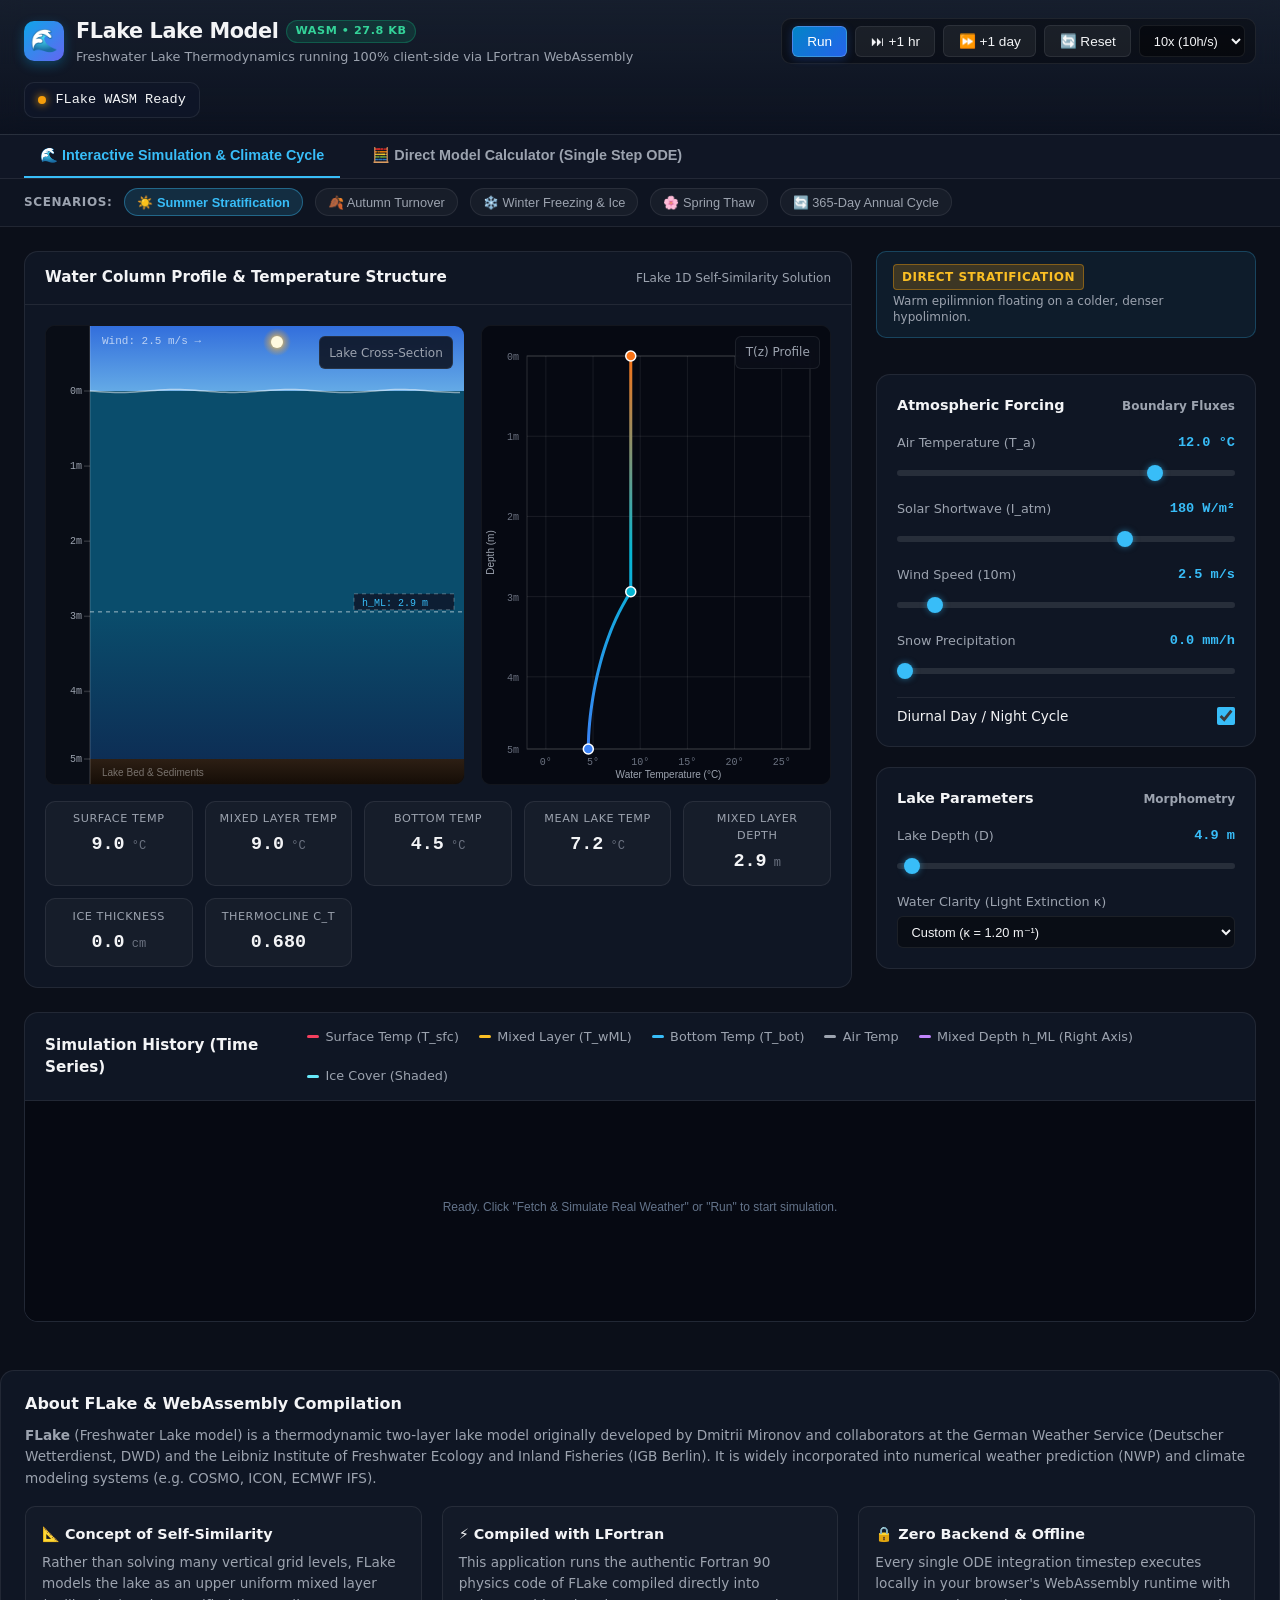
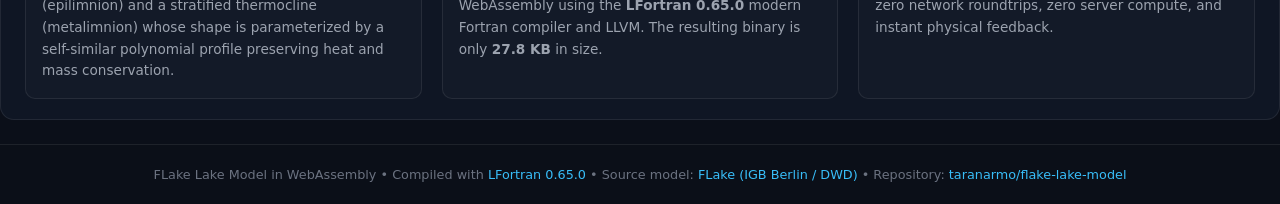
<file: index.html>
<!DOCTYPE html>
<html lang="en">
<head>
  <meta charset="UTF-8">
  <meta name="viewport" content="width=device-width, initial-scale=1.0">
  <title>FLake Lake Model in WebAssembly (via LFortran)</title>
  <link rel="stylesheet" href="style.css">
</head>
<body>

  <!-- Top Navigation / App Header -->
  <header>
    <div class="header-inner">
      <div class="brand">
        <div class="brand-icon">🌊</div>
        <div class="brand-title">
          <h1>
            FLake Lake Model
            <span class="badge-wasm">WASM • 27.8 KB</span>
          </h1>
          <p>Freshwater Lake Thermodynamics running 100% client-side via LFortran WebAssembly</p>
        </div>
      </div>

      <!-- Simulation Execution Controls -->
      <div class="sim-controls" id="header-sim-controls">
        <button id="btn-play" class="btn btn-primary" title="Toggle simulation play/pause">⏸ Pause</button>
        <button id="btn-step" class="btn" title="Advance simulation by 1 hour">⏭ +1 hr</button>
        <button id="btn-day" class="btn" title="Advance simulation by 24 hours">⏩ +1 day</button>
        <button id="btn-reset" class="btn" title="Reset lake state to scenario defaults">🔄 Reset</button>
        
        <select id="speed-select" class="speed-select" title="Simulation Speed">
          <option value="1">1x (1h/s)</option>
          <option value="5">5x (5h/s)</option>
          <option value="10" selected>10x (10h/s)</option>
          <option value="30">30x (30h/s)</option>
          <option value="60">60x (Fast)</option>
        </select>
      </div>

      <!-- Simulation Clock -->
      <div class="sim-clock">
        <div id="clock-dot" class="clock-dot"></div>
        <span id="clock-text">Initializing WASM...</span>
      </div>
    </div>
  </header>

  <!-- Navigation Mode Tabs -->
  <div class="nav-tabs-wrapper">
    <div class="nav-tabs">
      <button id="tab-simulation" class="nav-tab active">
        <span>🌊 Interactive Simulation & Climate Cycle</span>
      </button>
      <button id="tab-calculator" class="nav-tab">
        <span>🧮 Direct Model Calculator (Single Step ODE)</span>
      </button>
    </div>
  </div>

  <!-- VIEW 1: INTERACTIVE SIMULATION -->
  <div id="view-simulation">
    <!-- Scenario Presets Bar -->
    <div class="presets-container">
      <div class="presets-inner">
        <span class="presets-label">Scenarios:</span>
        <button id="preset-summer" class="preset-chip active" title="Warm air, strong sun, stable thermal stratification">
          ☀️ Summer Stratification
        </button>
        <button id="preset-autumn" class="preset-chip" title="Cool air, high wind, deepening mixed layer, turnover">
          🍂 Autumn Turnover
        </button>
        <button id="preset-winter" class="preset-chip" title="Sub-zero air, ice growth, inverse thermal stratification">
          ❄️ Winter Freezing & Ice
        </button>
        <button id="preset-spring" class="preset-chip" title="Ice melt, homothermy around 4°C, onset of warming">
          🌸 Spring Thaw
        </button>
        <button id="preset-annual" class="preset-chip" title="Continuous 365-day seasonal cycle">
          🔄 365-Day Annual Cycle
        </button>
      </div>
    </div>

    <!-- Main Dashboard Container -->
    <main>
      <div class="dashboard-grid">

        <!-- Left Column: Visualizers & Telemetry -->
        <section class="visualizer-card">
          <div class="card-header">
            <div class="card-title">
              <span>Water Column Profile & Temperature Structure</span>
            </div>
            <div style="font-size: 0.75rem; color: var(--text-muted);">
              FLake 1D Self-Similarity Solution
            </div>
          </div>

          <div class="card-body">
            <!-- Canvas Split View -->
            <div class="canvas-split">
              <!-- Canvas 1: Physical Lake Column -->
              <div class="canvas-wrapper">
                <canvas id="lake-canvas"></canvas>
                <div class="canvas-legend">Lake Cross-Section</div>
              </div>

              <!-- Canvas 2: Temperature Profile T(z) -->
              <div class="canvas-wrapper">
                <canvas id="profile-canvas"></canvas>
                <div class="canvas-legend">T(z) Profile</div>
                <div id="profile-tooltip" class="tooltip-box"></div>
              </div>
            </div>

            <!-- Live Telemetry Bar -->
            <div class="telemetry-bar">
              <div class="tele-stat">
                <div class="tele-label">Surface Temp</div>
                <div class="tele-value"><span id="tele-tsfc">--</span><span class="tele-unit"> °C</span></div>
              </div>
              <div class="tele-stat">
                <div class="tele-label">Mixed Layer Temp</div>
                <div class="tele-value"><span id="tele-twml">--</span><span class="tele-unit"> °C</span></div>
              </div>
              <div class="tele-stat">
                <div class="tele-label">Bottom Temp</div>
                <div class="tele-value"><span id="tele-tbot">--</span><span class="tele-unit"> °C</span></div>
              </div>
              <div class="tele-stat">
                <div class="tele-label">Mean Lake Temp</div>
                <div class="tele-value"><span id="tele-tmnw">--</span><span class="tele-unit"> °C</span></div>
              </div>
              <div class="tele-stat">
                <div class="tele-label">Mixed Layer Depth</div>
                <div class="tele-value"><span id="tele-hml">--</span><span class="tele-unit"> m</span></div>
              </div>
              <div class="tele-stat">
                <div class="tele-label">Ice Thickness</div>
                <div class="tele-value"><span id="tele-hice">--</span><span class="tele-unit"> cm</span></div>
              </div>
              <div class="tele-stat">
                <div class="tele-label">Thermocline C_T</div>
                <div class="tele-value"><span id="tele-ct">--</span></div>
              </div>
            </div>
          </div>
        </section>

        <!-- Right Column: Controls & Configuration -->
        <aside class="sidebar">

          <!-- Current Regime Card -->
          <div class="regime-banner">
            <div>
              <div style="display: flex; align-items: center; gap: 0.5rem; margin-bottom: 0.25rem;">
                <span id="regime-badge" class="regime-badge badge-stratified">Direct Stratification</span>
              </div>
              <div id="regime-desc" class="regime-desc">
                Warm epilimnion floating on colder, denser deep water.
              </div>
            </div>
          </div>

          <!-- Meteorological Forcing Panel -->
          <div class="panel-card">
            <div class="panel-title">
              <span>Atmospheric Forcing</span>
              <span style="font-size: 0.75rem; color: var(--text-muted);">Boundary Fluxes</span>
            </div>

            <!-- Air Temperature -->
            <div class="control-group">
              <div class="control-label-row">
                <span class="control-label">Air Temperature (T_a)</span>
                <span id="val-airtemp" class="control-val-display">24.0 °C</span>
              </div>
              <input type="range" id="slider-airtemp" class="slider-input" min="-25" max="38" step="0.5" value="24.0">
            </div>

            <!-- Solar Radiation -->
            <div class="control-group">
              <div class="control-label-row">
                <span class="control-label">Solar Shortwave (I_atm)</span>
                <span id="val-solar" class="control-val-display">650 W/m²</span>
              </div>
              <input type="range" id="slider-solar" class="slider-input" min="0" max="950" step="10" value="650">
            </div>

            <!-- Wind Speed -->
            <div class="control-group">
              <div class="control-label-row">
                <span class="control-label">Wind Speed (10m)</span>
                <span id="val-wind" class="control-val-display">2.5 m/s</span>
              </div>
              <input type="range" id="slider-wind" class="slider-input" min="0.5" max="22" step="0.5" value="2.5">
            </div>

            <!-- Snowfall Rate -->
            <div class="control-group">
              <div class="control-label-row">
                <span class="control-label">Snow Precipitation</span>
                <span id="val-snow" class="control-val-display">0.0 mm/h</span>
              </div>
              <input type="range" id="slider-snow" class="slider-input" min="0" max="5" step="0.1" value="0">
            </div>

            <!-- Diurnal Variation Toggle -->
            <div class="control-group" style="padding-top: 0.5rem; border-top: 1px solid var(--border-color);">
              <label class="switch-label">
                <span>Diurnal Day / Night Cycle</span>
                <input type="checkbox" id="chk-diurnal" class="switch-input" checked>
              </label>
            </div>
          </div>

          <!-- Lake Geometry & Basin Properties -->
          <div class="panel-card">
            <div class="panel-title">
              <span>Lake Parameters</span>
              <span style="font-size: 0.75rem; color: var(--text-muted);">Morphometry</span>
            </div>

            <!-- Lake Depth -->
            <div class="control-group">
              <div class="control-label-row">
                <span class="control-label">Lake Depth (D)</span>
                <span id="val-depth" class="control-val-display">12.0 m</span>
              </div>
              <input type="range" id="slider-depth" class="slider-input" min="3" max="35" step="1" value="12">
            </div>

            <!-- Water Clarity / Optical Extinction -->
            <div class="control-group">
              <div class="control-label-row">
                <span class="control-label">Water Clarity (Light Extinction κ)</span>
              </div>
              <select id="select-clarity" class="speed-select" style="width: 100%;">
                <option value="0.5">High Clarity (Clear Lake, κ = 0.5 m⁻¹)</option>
                <option value="1.0" selected>Moderate Clarity (Mesotrophic, κ = 1.0 m⁻¹)</option>
                <option value="3.0">Turbid / Eutrophic (High Absorption, κ = 3.0 m⁻¹)</option>
              </select>
            </div>
          </div>

        </aside>
      </div>

      <!-- Time Series History Section -->
      <section class="history-section">
        <div class="card-header">
          <div class="card-title">
            <span>Simulation History (Time Series)</span>
          </div>
          <div class="chart-legend">
            <div class="legend-item">
              <span class="legend-color" style="background: #f43f5e;"></span>
              <span>Surface Temp (T_sfc)</span>
            </div>
            <div class="legend-item">
              <span class="legend-color" style="background: #fbbf24;"></span>
              <span>Mixed Layer (T_wML)</span>
            </div>
            <div class="legend-item">
              <span class="legend-color" style="background: #38bdf8;"></span>
              <span>Bottom Temp (T_bot)</span>
            </div>
            <div class="legend-item">
              <span class="legend-color" style="background: #9ca3af; border: 1px dashed #9ca3af;"></span>
              <span>Air Temp</span>
            </div>
            <div class="legend-item">
              <span class="legend-color" style="background: #c084fc;"></span>
              <span>Mixed Depth h_ML (Right Axis)</span>
            </div>
            <div class="legend-item">
              <span class="legend-color" style="background: #67e8f9;"></span>
              <span>Ice Cover (Shaded)</span>
            </div>
          </div>
        </div>
        <div class="history-canvas-wrapper">
          <canvas id="history-canvas"></canvas>
          <div id="history-tooltip" class="tooltip-box"></div>
        </div>
      </section>
    </main>
  </div>

  <!-- VIEW 2: DIRECT MODEL CALCULATOR -->
  <div id="view-calculator" class="calc-container" style="display: none;">
    <!-- Action Bar -->
    <div class="calc-header-box">
      <div>
        <h2 style="font-size: 1.15rem; font-weight: 700; margin-bottom: 0.25rem;">Direct FLake ODE Calculator</h2>
        <p style="font-size: 0.8rem; color: var(--text-muted);">
          Specify exact numerical inputs for state and atmospheric forcing, run single or multi-step integrations, and inspect raw physical outputs.
        </p>
      </div>
      <div class="calc-actions">
        <button id="btn-calc-step" class="btn btn-primary" title="Execute a single timestep in WebAssembly">
          ▶ Compute Timestep (1 Step)
        </button>
        <button id="btn-calc-n-steps" class="btn" title="Execute multiple consecutive timesteps">
          ⏩ Run <input type="number" id="calc-steps-count" value="24" min="1" max="720" style="width: 48px; background: rgba(0,0,0,0.5); border: 1px solid var(--border-color); color: #fff; text-align: center; border-radius: 4px;"> Steps
        </button>
        <button id="btn-calc-copy-sim" class="btn" title="Copy current state from live simulation">
          📥 Copy From Live Sim
        </button>
        <button id="btn-calc-apply-sim" class="btn" title="Apply these results back into the live simulation">
          📤 Apply to Live Sim
        </button>
      </div>
    </div>

    <div class="calc-grid">
      <!-- Left Column: Input Variables -->
      <div style="display: flex; flex-direction: column; gap: 1.25rem;">
        <!-- Card 1: Initial Conditions -->
        <div class="panel-card">
          <div class="panel-title">
            <span>1. Initial Lake State (Prognostic Variables)</span>
            <div style="display: flex; gap: 0.4rem;">
              <button id="btn-calc-preset-summer" class="btn" style="padding: 2px 8px; font-size: 0.75rem;">Summer</button>
              <button id="btn-calc-preset-winter" class="btn" style="padding: 2px 8px; font-size: 0.75rem;">Winter</button>
            </div>
          </div>
          <div class="calc-input-grid">
            <div class="calc-field">
              <label for="calc-init-tsfc">Surface Temp T_sfc (°C)</label>
              <input type="number" id="calc-init-tsfc" value="16.0" step="0.1">
            </div>
            <div class="calc-field">
              <label for="calc-init-twml">Mixed Layer Temp T_wML (°C)</label>
              <input type="number" id="calc-init-twml" value="16.0" step="0.1">
            </div>
            <div class="calc-field">
              <label for="calc-init-tbot">Bottom Temp T_bot (°C)</label>
              <input type="number" id="calc-init-tbot" value="4.0" step="0.1">
            </div>
            <div class="calc-field">
              <label for="calc-init-tmnw">Mean Lake Temp T_mnw (°C)</label>
              <input type="number" id="calc-init-tmnw" value="10.0" step="0.1">
            </div>
            <div class="calc-field">
              <label for="calc-init-hml">Mixed Layer Depth h_ML (m)</label>
              <input type="number" id="calc-init-hml" value="3.5" step="0.1" min="0">
            </div>
            <div class="calc-field">
              <label for="calc-init-ct">Thermocline Shape Factor C_T</label>
              <input type="number" id="calc-init-ct" value="0.65" step="0.01" min="0.5" max="0.9">
            </div>
            <div class="calc-field">
              <label for="calc-init-hice">Ice Thickness h_ice (cm)</label>
              <input type="number" id="calc-init-hice" value="0.0" step="0.1" min="0">
            </div>
            <div class="calc-field">
              <label for="calc-init-hsnow">Snow Depth h_snow (cm)</label>
              <input type="number" id="calc-init-hsnow" value="0.0" step="0.1" min="0">
            </div>
          </div>
        </div>

        <!-- Card 2: Atmospheric Forcing & Lake Geometry -->
        <div class="panel-card">
          <div class="panel-title">
            <span>2. Boundary Forcing & Lake Morphometry</span>
          </div>
          <div class="calc-input-grid">
            <div class="calc-field">
              <label for="calc-force-tair">Air Temperature T_a (°C)</label>
              <input type="number" id="calc-force-tair" value="25.0" step="0.5">
            </div>
            <div class="calc-field">
              <label for="calc-force-solar">Solar Shortwave I_atm (W/m²)</label>
              <input type="number" id="calc-force-solar" value="650" step="10" min="0">
            </div>
            <div class="calc-field">
              <label for="calc-force-wind">Wind Speed U_a (m/s)</label>
              <input type="number" id="calc-force-wind" value="3.0" step="0.5" min="0.2">
            </div>
            <div class="calc-field">
              <label for="calc-force-deltime">Timestep Duration Δt (seconds)</label>
              <input type="number" id="calc-force-deltime" value="3600" step="60" min="60">
            </div>
            <div class="calc-field">
              <label for="calc-lake-depth">Lake Water Depth D (m)</label>
              <input type="number" id="calc-lake-depth" value="12.0" step="0.5" min="2">
            </div>
            <div class="calc-field">
              <label for="calc-lake-extin">Light Extinction Coeff κ (m⁻¹)</label>
              <input type="number" id="calc-lake-extin" value="1.0" step="0.1" min="0.1">
            </div>
          </div>
        </div>
      </div>

      <!-- Right Column: Results Table & Profile -->
      <div style="display: flex; flex-direction: column; gap: 1.25rem;">
        <!-- Results Card -->
        <div class="panel-card">
          <div class="panel-title">
            <span>3. Calculation Results</span>
            <span id="calc-status-badge" class="regime-badge badge-stratified" style="font-size: 0.7rem;">Ready</span>
          </div>

          <div id="calc-timing-banner" style="font-family: var(--font-mono); font-size: 0.75rem; color: #34d399; margin-bottom: 0.75rem;">
            Click "Compute Timestep" to evaluate FLake ODE via WebAssembly.
          </div>

          <!-- Comparison Table -->
          <table class="calc-table">
            <thead>
              <tr>
                <th>Variable</th>
                <th>Initial</th>
                <th>Final</th>
                <th>Delta (Δ)</th>
              </tr>
            </thead>
            <tbody id="calc-results-tbody">
              <tr><td>Surface Temp (T_sfc)</td><td>--</td><td>--</td><td>--</td></tr>
              <tr><td>Mixed Layer Temp (T_wML)</td><td>--</td><td>--</td><td>--</td></tr>
              <tr><td>Bottom Temp (T_bot)</td><td>--</td><td>--</td><td>--</td></tr>
              <tr><td>Mean Temp (T_mnw)</td><td>--</td><td>--</td><td>--</td></tr>
              <tr><td>Mixed Layer Depth (h_ML)</td><td>--</td><td>--</td><td>--</td></tr>
              <tr><td>Ice Thickness (h_ice)</td><td>--</td><td>--</td><td>--</td></tr>
              <tr><td>Thermocline Shape (C_T)</td><td>--</td><td>--</td><td>--</td></tr>
            </tbody>
          </table>

          <!-- Canvas Profile for Calculator Result -->
          <div style="height: 240px; background: #060912; border-radius: var(--radius-md); border: 1px solid rgba(255,255,255,0.06); position: relative; margin-bottom: 1rem;">
            <canvas id="calc-profile-canvas" style="width: 100%; height: 100%; display: block;"></canvas>
          </div>

          <!-- Raw JSON Output -->
          <div>
            <div style="display: flex; justify-content: space-between; align-items: center; margin-bottom: 0.4rem;">
              <span style="font-size: 0.75rem; color: var(--text-muted); font-weight: 600;">Raw JSON Packet:</span>
              <button id="btn-copy-json" class="btn" style="padding: 2px 8px; font-size: 0.75rem;">📋 Copy JSON</button>
            </div>
            <textarea id="calc-json-output" class="json-textarea" readonly placeholder="Raw JSON will appear here..."></textarea>
          </div>
        </div>
      </div>
    </div>
  </div>

  <!-- Scientific & Technical Details (Shared across both modes) -->
  <section class="info-section" style="max-width: 1400px; margin: 1.5rem auto; padding: 1.25rem 1.5rem;">
    <h3>About FLake & WebAssembly Compilation</h3>
    <p>
      <strong>FLake</strong> (Freshwater Lake model) is a thermodynamic two-layer lake model originally developed by
      Dmitrii Mironov and collaborators at the German Weather Service (Deutscher Wetterdienst, DWD) and the Leibniz Institute of
      Freshwater Ecology and Inland Fisheries (IGB Berlin). It is widely incorporated into numerical weather prediction (NWP)
      and climate modeling systems (e.g. COSMO, ICON, ECMWF IFS).
    </p>

    <div class="info-grid">
      <div class="info-box">
        <h4>📐 Concept of Self-Similarity</h4>
        <p>
          Rather than solving many vertical grid levels, FLake models the lake as an upper uniform mixed layer
          (epilimnion) and a stratified thermocline (metalimnion) whose shape is parameterized by a self-similar polynomial profile
          preserving heat and mass conservation.
        </p>
      </div>

      <div class="info-box">
        <h4>⚡ Compiled with LFortran</h4>
        <p>
          This application runs the authentic Fortran 90 physics code of FLake compiled directly into WebAssembly
          using the <strong>LFortran 0.65.0</strong> modern Fortran compiler and LLVM. The resulting binary is only
          <strong>27.8 KB</strong> in size.
        </p>
      </div>

      <div class="info-box">
        <h4>🔒 Zero Backend & Offline</h4>
        <p>
          Every single ODE integration timestep executes locally in your browser's WebAssembly runtime with zero network roundtrips,
          zero server compute, and instant physical feedback.
        </p>
      </div>
    </div>
  </section>

  <!-- Footer -->
  <footer>
    <p>
      FLake Lake Model in WebAssembly • Compiled with <a href="https://lfortran.org/" target="_blank" rel="noopener">LFortran 0.65.0</a>
      • Source model: <a href="http://www.flake.igb-berlin.de/old/sourcecodes.shtml" target="_blank" rel="noopener">FLake (IGB Berlin / DWD)</a>
      • Repository: <a href="https://github.com/taranarmo/flake-lake-model" target="_blank" rel="noopener">taranarmo/flake-lake-model</a>
    </p>
  </footer>

  <!-- Scripts -->
  <script src="wasm-base64.js"></script>
  <script src="flake-engine.js"></script>
  <script src="app.js"></script>
</body>
</html>
</file>
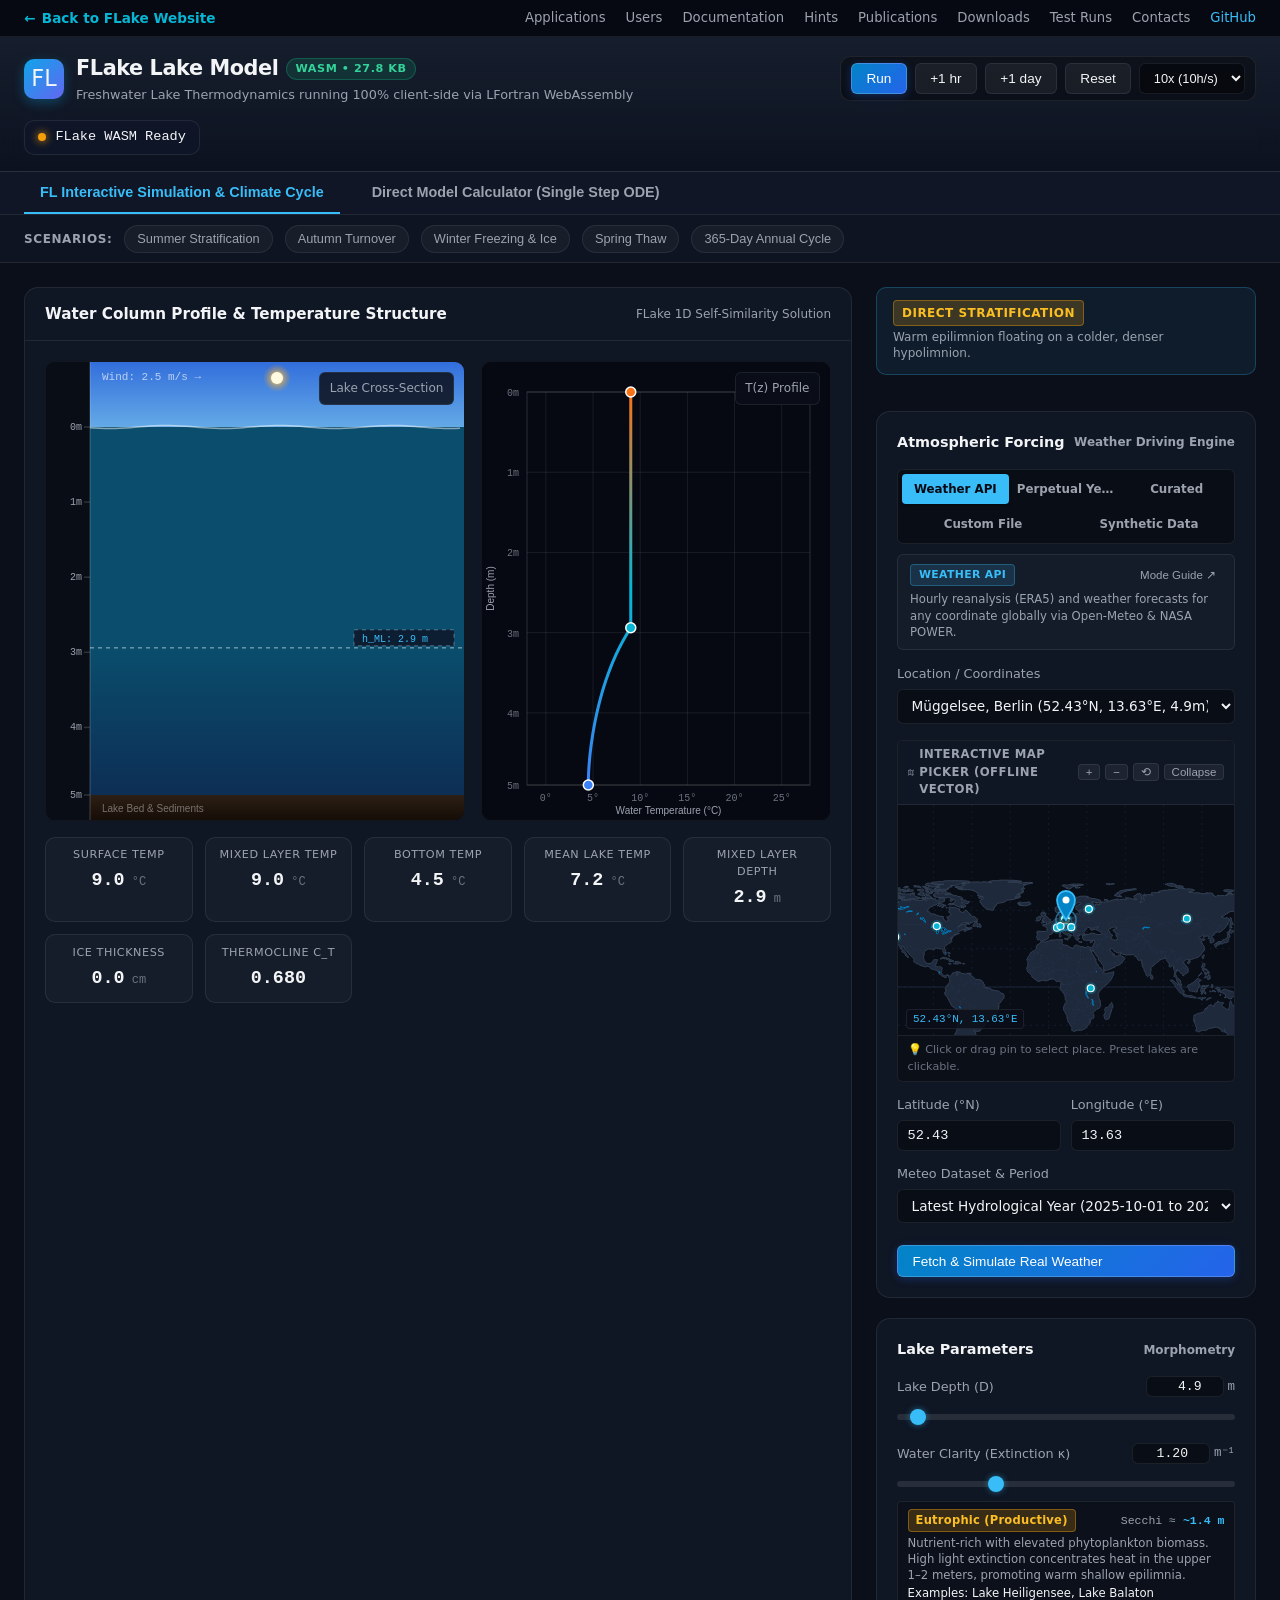
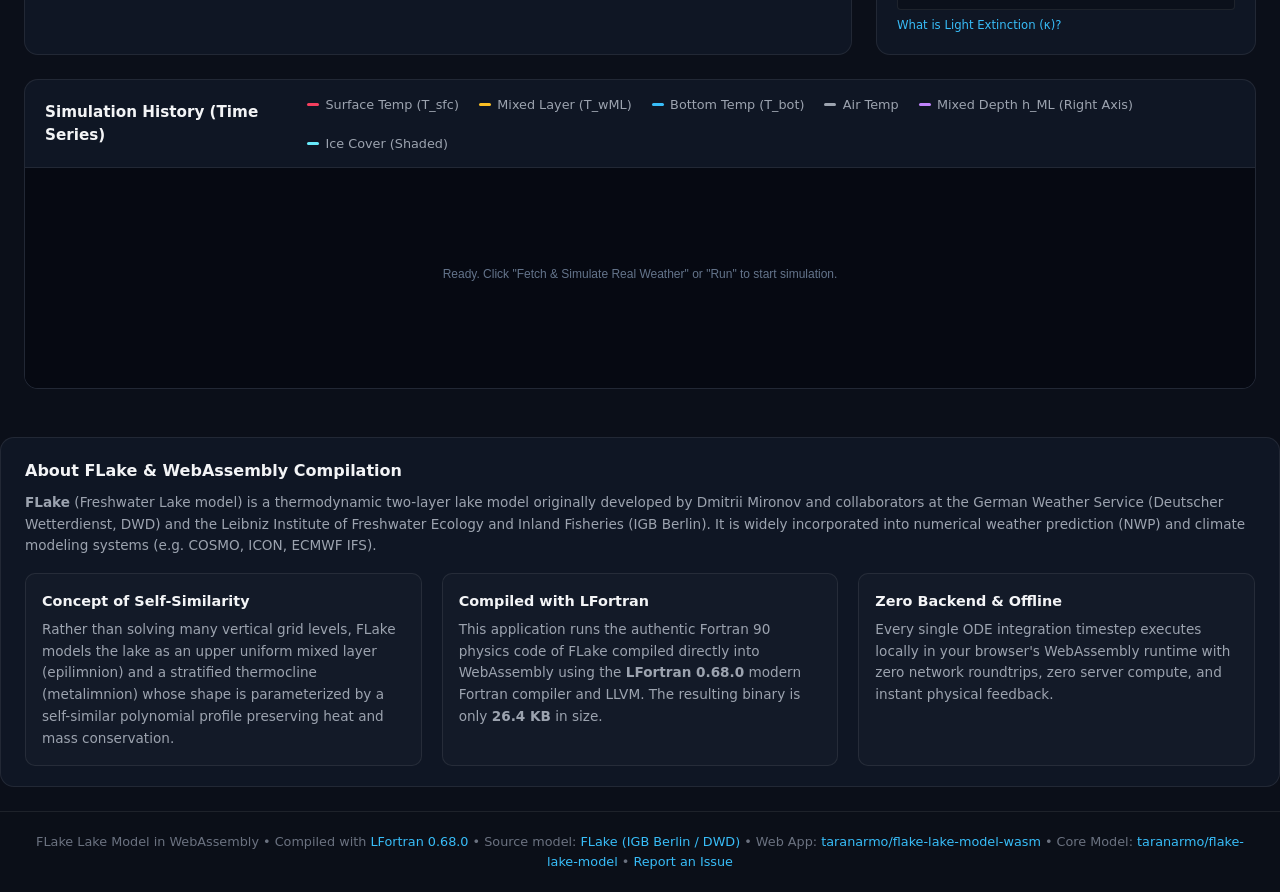
<file: model/index.html>
<!DOCTYPE html>
<html lang="en">
<head>
  <meta charset="UTF-8">
  <meta name="viewport" content="width=device-width, initial-scale=1.0">
  <title>FLake Lake Model in WebAssembly (via LFortran)</title>
  <link rel="stylesheet" href="style.css">
</head>
<body>

  <!-- Site Navigation Bar -->
  <div class="site-nav-strip">
    <div class="site-nav-inner">
      <a href="../index.html" class="nav-back-link">
        <span class="back-arrow">←</span> Back to FLake Website
      </a>
      <div class="site-nav-links">
        <a href="../apps.html">Applications</a>
        <a href="../users.html">Users</a>
        <a href="../docs.html">Documentation</a>
        <a href="../hints.html">Hints</a>
        <a href="../papers.html">Publications</a>
        <a href="../downloads.html">Downloads</a>
        <a href="../test-runs.html">Test Runs</a>
        <a href="../contacts.html">Contacts</a>
        <a href="https://github.com/taranarmo/flake-lake-model-wasm" target="_blank" rel="noopener" class="gh-link">GitHub</a>
      </div>
    </div>
  </div>

  <!-- Top Navigation / App Header -->
  <header>
    <div class="header-inner">
      <div class="brand">
        <div class="brand-icon">FL</div>
        <div class="brand-title">
          <h1>
            FLake Lake Model
            <span class="badge-wasm">WASM • 27.8 KB</span>
          </h1>
          <p>Freshwater Lake Thermodynamics running 100% client-side via LFortran WebAssembly</p>
        </div>
      </div>

      <!-- Simulation Execution Controls -->
      <div class="sim-controls" id="header-sim-controls">
        <button id="btn-play" class="btn btn-primary" title="Toggle simulation play/pause">Run</button>
        <button id="btn-step" class="btn" title="Advance simulation by 1 hour">+1 hr</button>
        <button id="btn-day" class="btn" title="Advance simulation by 24 hours">+1 day</button>
        <button id="btn-reset" class="btn" title="Reset lake state to scenario defaults">Reset</button>
        
        <select id="speed-select" class="speed-select" title="Simulation Speed">
          <option value="1">1x (1h/s)</option>
          <option value="5">5x (5h/s)</option>
          <option value="10" selected>10x (10h/s)</option>
          <option value="30">30x (30h/s)</option>
          <option value="60">60x (Fast)</option>
        </select>
      </div>

      <!-- Simulation Clock -->
      <div class="sim-clock">
        <div id="clock-dot" class="clock-dot paused"></div>
        <span id="clock-text">FLake WASM Ready</span>
      </div>
    </div>
  </header>

  <!-- Navigation Mode Tabs -->
  <div class="nav-tabs-wrapper">
    <div class="nav-tabs">
      <button id="tab-simulation" class="nav-tab active">
        <span>FL Interactive Simulation & Climate Cycle</span>
      </button>
      <button id="tab-calculator" class="nav-tab">
        <span>Direct Model Calculator (Single Step ODE)</span>
      </button>
    </div>
  </div>

  <!-- VIEW 1: INTERACTIVE SIMULATION -->
  <div id="view-simulation">
    <!-- Scenario Presets Bar -->
    <div class="presets-container">
      <div class="presets-inner">
        <span class="presets-label">Scenarios:</span>
        <button id="preset-summer" class="preset-chip" title="Warm air, strong sun, stable thermal stratification">
          Summer Stratification
        </button>
        <button id="preset-autumn" class="preset-chip" title="Cool air, high wind, deepening mixed layer, turnover">
          Autumn Turnover
        </button>
        <button id="preset-winter" class="preset-chip" title="Sub-zero air, ice growth, inverse thermal stratification">
          Winter Freezing & Ice
        </button>
        <button id="preset-spring" class="preset-chip" title="Ice melt, homothermy around 4°C, onset of warming">
          Spring Thaw
        </button>
        <button id="preset-annual" class="preset-chip" title="Continuous 365-day seasonal cycle">
          365-Day Annual Cycle
        </button>
      </div>
    </div>

    <!-- Main Dashboard Container -->
    <main>
      <div class="dashboard-grid">

        <!-- Left Column: Visualizers & Telemetry -->
        <section class="visualizer-card">
          <div class="card-header">
            <div class="card-title">
              <span>Water Column Profile & Temperature Structure</span>
            </div>
            <div style="font-size: 0.75rem; color: var(--text-muted);">
              FLake 1D Self-Similarity Solution
            </div>
          </div>

          <div class="card-body">
            <!-- Canvas Split View -->
            <div class="canvas-split">
              <!-- Canvas 1: Physical Lake Column -->
              <div class="canvas-wrapper">
                <canvas id="lake-canvas"></canvas>
                <div class="canvas-legend">Lake Cross-Section</div>
              </div>

              <!-- Canvas 2: Temperature Profile T(z) -->
              <div class="canvas-wrapper">
                <canvas id="profile-canvas"></canvas>
                <div class="canvas-legend">T(z) Profile</div>
                <div id="profile-tooltip" class="tooltip-box"></div>
              </div>
            </div>

            <!-- Live Telemetry Bar -->
            <div class="telemetry-bar">
              <div class="tele-stat">
                <div class="tele-label">Surface Temp</div>
                <div class="tele-value"><span id="tele-tsfc">--</span><span class="tele-unit"> °C</span></div>
              </div>
              <div class="tele-stat">
                <div class="tele-label">Mixed Layer Temp</div>
                <div class="tele-value"><span id="tele-twml">--</span><span class="tele-unit"> °C</span></div>
              </div>
              <div class="tele-stat">
                <div class="tele-label">Bottom Temp</div>
                <div class="tele-value"><span id="tele-tbot">--</span><span class="tele-unit"> °C</span></div>
              </div>
              <div class="tele-stat">
                <div class="tele-label">Mean Lake Temp</div>
                <div class="tele-value"><span id="tele-tmnw">--</span><span class="tele-unit"> °C</span></div>
              </div>
              <div class="tele-stat">
                <div class="tele-label">Mixed Layer Depth</div>
                <div class="tele-value"><span id="tele-hml">--</span><span class="tele-unit"> m</span></div>
              </div>
              <div class="tele-stat">
                <div class="tele-label">Ice Thickness</div>
                <div class="tele-value"><span id="tele-hice">--</span><span class="tele-unit"> cm</span></div>
              </div>
              <div class="tele-stat">
                <div class="tele-label">Thermocline C_T</div>
                <div class="tele-value"><span id="tele-ct">--</span></div>
              </div>
            </div>
          </div>
        </section>

        <!-- Right Column: Controls & Configuration -->
        <aside class="sidebar">

          <!-- Current Regime Card -->
          <div class="regime-banner">
            <div>
              <div style="display: flex; align-items: center; gap: 0.5rem; margin-bottom: 0.25rem;">
                <span id="regime-badge" class="regime-badge badge-stratified">Direct Stratification</span>
              </div>
              <div id="regime-desc" class="regime-desc">
                Warm epilimnion floating on colder, denser deep water.
              </div>
            </div>
          </div>

          <!-- Meteorological Forcing Panel -->
          <div class="panel-card">
            <div class="panel-title">
              <span>Atmospheric Forcing</span>
              <span style="font-size: 0.75rem; color: var(--text-muted);">Weather Driving Engine</span>
            </div>

            <!-- Forcing Mode Tabs -->
            <div class="forcing-tabs">
              <button type="button" id="tab-forcing-api" class="forcing-tab active" title="Fetch live or historical ERA5 reanalysis weather data via Open-Meteo">
                Weather API
              </button>
              <button type="button" id="tab-forcing-perpetual" class="forcing-tab" title="Run Perpetual Year Equilibrium Simulation (IGB Berlin climatology / cyclic equilibrium)">
                Perpetual Year
              </button>
              <button type="button" id="tab-forcing-curated" class="forcing-tab" title="Load verified benchmark lake datasets (offline, published data)">
                Curated
              </button>
              <button type="button" id="tab-forcing-custom" class="forcing-tab" title="Drag and drop or upload custom .dat or .csv meteorological data">
                Custom File
              </button>
              <button type="button" id="tab-forcing-manual" class="forcing-tab" title="Use idealized synthetic weather, manual sliders, and diurnal oscillations">
                Synthetic Data
              </button>
            </div>

            <!-- Mode Context Summary Banner -->
            <div class="mode-context-banner" id="mode-context-banner">
              <div class="mode-context-header">
                <span class="mode-context-badge" id="mode-context-badge">
                  <span class="mode-pill pill-api" id="mode-pill-badge">Weather API</span>
                </span>
                <button type="button" class="mode-guide-link" id="btn-open-mode-modal" title="Detailed comparison of atmospheric forcing modes">
                  Mode Guide ↗
                </button>
              </div>
              <div class="mode-context-desc" id="mode-context-desc">
                Hourly reanalysis (ERA5) and weather forecasts for any coordinate globally via Open-Meteo & NASA POWER.
              </div>
            </div>

            <!-- PANEL A: Open-Meteo API (Default) -->
            <div id="panel-forcing-api">
              <!-- Location Presets / Custom -->
              <div class="control-group">
                <div class="control-label-row">
                  <span class="control-label">Location / Coordinates</span>
                </div>
                <select id="api-lake-preset" class="api-select">
                  <option value="custom">Custom Coordinates...</option>
                  <option value="mueggelsee" selected>Müggelsee, Berlin (52.43°N, 13.63°E, 4.9m)</option>
                  <option value="heiligensee">Heiligensee, Berlin (52.60°N, 13.22°E, 4.5m)</option>
                  <option value="stechlin">Stechlinsee, Brandenburg (53.15°N, 13.03°E, 22.8m)</option>
                  <option value="geneva">Lake Geneva / Léman (46.45°N, 6.60°E, 40m)</option>
                  <option value="constance">Lake Constance / Bodensee (47.63°N, 9.38°E, 45m)</option>
                  <option value="superior">Lake Superior (47.70°N, -87.50°E, 50m)</option>
                  <option value="baikal">Lake Baikal (53.50°N, 108.20°E, 744m)</option>
                  <option value="tahoe">Lake Tahoe (39.09°N, -120.03°E, 50m)</option>
                  <option value="victoria">Lake Victoria (-1.00°N, 33.00°E, 40m)</option>
                  <option value="ladoga">Lake Ladoga (61.00°N, 31.50°E, 51m)</option>
                  <option value="balaton">Lake Balaton (46.85°N, 17.75°E, 3.2m)</option>
                </select>
              </div>

              <!-- Interactive Map Picker -->
              <div class="geo-picker-card">
                <div class="geo-picker-toolbar">
                  <span class="geo-picker-title">
                    <svg width="13" height="13" viewBox="0 0 24 24" fill="none" stroke="currentColor" stroke-width="2" stroke-linecap="round" stroke-linejoin="round" style="margin-right: 5px; vertical-align: -1px;">
                      <polygon points="1 6 1 22 8 18 16 22 23 18 23 2 16 6 8 2 1 6"></polygon>
                      <line x1="8" y1="2" x2="8" y2="18"></line>
                      <line x1="16" y1="6" x2="16" y2="22"></line>
                    </svg>
                    Interactive Map Picker (Offline Vector)
                  </span>
                  <div class="geo-picker-actions">
                    <button type="button" id="btn-map-zoom-in" class="geo-picker-btn" title="Zoom In">+</button>
                    <button type="button" id="btn-map-zoom-out" class="geo-picker-btn" title="Zoom Out">−</button>
                    <button type="button" id="btn-map-reset" class="geo-picker-btn" title="Reset Map View">⟲</button>
                    <button type="button" id="btn-toggle-map" class="geo-picker-btn" title="Expand or collapse map">Collapse</button>
                  </div>
                </div>
                <div id="geo-picker-wrapper" class="geo-picker-wrapper">
                  <canvas id="geo-picker-canvas" class="geo-picker-canvas"></canvas>
                  <div id="geo-map-cursor-coords" class="geo-map-cursor-coords">52.43°N, 13.63°E</div>
                  <div id="geo-map-tooltip" class="geo-map-tooltip" style="display: none;"></div>
                </div>
                <div class="geo-picker-footer">
                  <span class="geo-picker-hint">💡 Click or drag pin to select place. Preset lakes are clickable.</span>
                </div>
              </div>

              <!-- Lat / Lon inputs -->
              <div class="api-input-grid">
                <div>
                  <div class="control-label-row">
                    <span class="control-label">Latitude (°N)</span>
                  </div>
                  <input type="number" id="api-lat" class="api-input" min="-90" max="90" step="0.01" value="52.43">
                </div>
                <div>
                  <div class="control-label-row">
                    <span class="control-label">Longitude (°E)</span>
                  </div>
                  <input type="number" id="api-lon" class="api-input" min="-180" max="180" step="0.01" value="13.63">
                </div>
              </div>

              <!-- Time Period -->
              <div class="control-group">
                <div class="control-label-row">
                  <span class="control-label">Meteo Dataset & Period</span>
                </div>
                <select id="api-period" class="api-select">
                  <option value="pastYear" selected>Latest Hydrological Year (Oct 1 – Sep 30 - 8,760 hrs)</option>
                  <option value="2024">Full Year 2024 (ERA5 Reanalysis - 8,760 hrs)</option>
                  <option value="2023">Full Year 2023 (ERA5 Reanalysis - 8,760 hrs)</option>
                  <option value="recent30">Past 30 Days (Recent ERA5 - 720 hrs)</option>
                  <option value="forecast">Live Observed + 7-Day Forecast (DWD/ECMWF)</option>
                  <option value="climatology">Offline Earth Climatology (100% Offline - 8,760 hrs)</option>
                </select>
              </div>

              <!-- Fetch & Run Button -->
              <button type="button" id="btn-fetch-api" class="btn btn-primary" style="width: 100%; margin-top: 0.4rem;">
                Fetch & Simulate Real Weather
              </button>

              <!-- Status Feedback Banner -->
              <div id="api-status-box" class="api-status-box" style="display: none;">
                <span id="api-status-text">Ready to fetch</span>
              </div>
            </div>

            <!-- PANEL: Perpetual Year (IGB Berlin Climatology & Equilibrium) -->
            <div id="panel-forcing-perpetual" style="display: none;">
              <div class="control-group">
                <div class="control-label-row">
                  <span class="control-label">Perpetual Climatology Benchmark</span>
                </div>
                <select id="perpetual-lake-select" class="api-select">
                  <option value="custom_coords" selected>🌍 Global Map Coordinates (Planetary Harmonic Climatology)...</option>
                  <option value="mueggelsee">Lake Müggelsee / Stechlin (Germany, 52°N, 13°E)</option>
                  <option value="sakhalin_reference">Sakhalin Reference Lake (CGI Validation, 49°N, 145°E)</option>
                  <option value="ladoga">Lake Ladoga (Russia / Boreal, 60°N, 30°E)</option>
                  <option value="superior">Lake Superior (USA / Canada, 48°N, -87°E)</option>
                  <option value="geneva">Lake Geneva / Constance (Alps, 46°N, 6°E)</option>
                  <option value="baikal">Lake Baikal (Siberia, 53°N, 107°E)</option>
                  <option value="victoria">Lake Victoria (Equatorial Africa, -1°N, 33°E)</option>
                  <option value="tahoe">Lake Tahoe (Sierra Nevada, 39°N, -120°E)</option>
                  <option value="titicaca">Lake Titicaca (Andes, -16°N, -69°E)</option>
                  <option value="chad">Lake Chad (Sahel, 12°N, 22°E)</option>
                  <option value="arctic_tundra">Pechora Tundra Lake (Arctic, 68°N, 52°E)</option>
                  <option value="mediterranean">North African Lake (Mediterranean, 34°N, -6°E)</option>
                </select>
              </div>

              <!-- Custom Global Coordinates & Map Container -->
              <div id="perpetual-custom-coords-container" style="margin-bottom: 0.6rem;">
                <div class="api-input-grid" style="grid-template-columns: 1fr 1fr 1fr;">
                  <div>
                    <div class="control-label-row">
                      <span class="control-label">Latitude (°N)</span>
                    </div>
                    <input type="number" id="perpetual-lat-input" class="api-input" min="-90" max="90" step="0.01" value="52.43">
                  </div>
                  <div>
                    <div class="control-label-row">
                      <span class="control-label">Longitude (°E)</span>
                    </div>
                    <input type="number" id="perpetual-lon-input" class="api-input" min="-180" max="180" step="0.01" value="13.63">
                  </div>
                  <div>
                    <div class="control-label-row">
                      <span class="control-label">Elevation (m)</span>
                    </div>
                    <input type="number" id="perpetual-elevation-input" class="api-input" min="-500" max="9000" step="10" value="0" placeholder="0 m ASL">
                  </div>
                </div>
                <div class="geo-picker-container" style="height: 180px; margin-top: 0.4rem; position: relative;">
                  <canvas id="perpetual-geo-canvas" class="geo-picker-canvas"></canvas>
                  <div id="perpetual-geo-coords" class="geo-map-coords">52.43°N, 13.63°E</div>
                  <div id="perpetual-geo-tooltip" class="geo-map-tooltip" style="display: none;"></div>
                </div>
              </div>

              <!-- Perpetual Info Card -->
              <div id="perpetual-lake-card" class="lake-info-card">
                <div class="lake-info-title">
                  <span id="perpetual-name">Lake Müggelsee / Stechlin</span>
                  <span id="perpetual-regime-pill" style="font-size: 0.7rem; background: #0284c7; color: #fff; padding: 2px 6px; border-radius: 4px;">Dimictic</span>
                </div>
                <div class="lake-meta-chips">
                  <span class="lake-chip">Depth: <b id="perpetual-depth">7.5 m</b></span>
                  <span class="lake-chip">Fetch: <b id="perpetual-fetch">2000 m</b></span>
                  <span class="lake-chip">κ: <b id="perpetual-clarity">1.0 m⁻¹</b></span>
                  <span class="lake-chip">Lat: <b id="perpetual-lat">52.0°N</b></span>
                </div>
                <div id="perpetual-desc" class="lake-desc-text">
                  Temperate polymictic/dimictic lake in Brandenburg, Germany. Historical FLake calibration and validation benchmark.
                </div>
                <div class="lake-source-tag" style="display: flex; justify-content: space-between;">
                  <span>Source: IGB Berlin Global Reanalysis (2,920 steps, 3h)</span>
                  <span id="perpetual-tair-mean">T_air: 11.6 °C</span>
                </div>
              </div>

              <!-- Equilibrium Settings -->
              <div class="api-input-grid" style="margin-top: 0.6rem;">
                <div>
                  <div class="control-label-row">
                    <span class="control-label">Max Cycles</span>
                  </div>
                  <input type="number" id="perpetual-max-cycles" class="api-input" min="1" max="10" step="1" value="5">
                </div>
                <div>
                  <div class="control-label-row">
                    <span class="control-label">Convergence Tol (°C)</span>
                  </div>
                  <input type="number" id="perpetual-tol" class="api-input" min="0.001" max="0.5" step="0.01" value="0.05">
                </div>
              </div>

              <!-- Convergence Results Badge & Metrics -->
              <div id="perpetual-convergence-box" class="lake-info-card" style="display: none; margin-top: 0.75rem; border-left: 3px solid #10b981; background: var(--bg-surface);">
                <div style="display: flex; justify-content: space-between; align-items: center; margin-bottom: 4px;">
                  <span style="font-weight: 600; font-size: 0.8rem; color: #10b981;">✓ Thermal Equilibrium Converged</span>
                  <span id="perpetual-cycles-badge" style="font-size: 0.7rem; background: rgba(16, 185, 129, 0.2); color: #10b981; padding: 2px 6px; border-radius: 4px; font-weight: 600;">2 Cycles</span>
                </div>
                <div style="font-size: 0.75rem; color: var(--text-muted); line-height: 1.4;">
                  <span id="perpetual-convergence-text">Convergence reached with &Delta;T &lt; 0.05 °C.</span>
                </div>
                <div style="display: flex; flex-wrap: wrap; gap: 6px; margin-top: 6px; font-size: 0.72rem;">
                  <span class="lake-chip">Regime: <b id="perpetual-diag-regime">Dimictic</b></span>
                  <span class="lake-chip">Ice: <b id="perpetual-diag-ice">64 d</b> (<b id="perpetual-diag-hice">29.6 cm</b>)</span>
                  <span class="lake-chip">Stratified: <b id="perpetual-diag-strat">208 d</b></span>
                  <span class="lake-chip">T_bot mean: <b id="perpetual-diag-tbot">6.1 °C</b></span>
                </div>
              </div>

              <button type="button" id="btn-run-perpetual" class="btn btn-primary" style="width: 100%; margin-top: 0.75rem;">
                Compute Cyclic Equilibrium
              </button>

              <div id="perpetual-status-box" class="api-status-box" style="display: none;">
                <span id="perpetual-status-text">Ready</span>
              </div>
            </div>

            <!-- PANEL B: Curated Lakes (Offline Benchmarks) -->
            <div id="panel-forcing-curated" style="display: none;">
              <div class="control-group">
                <div class="control-label-row">
                  <span class="control-label">Select Benchmark Lake</span>
                </div>
                <select id="curated-lake-select" class="api-select">
                  <option value="heiligensee" selected>Heiligensee (Berlin) - Polymictic (4.5m)</option>
                  <option value="mueggelsee">Müggelsee (Berlin) - Polymictic (4.9m)</option>
                  <option value="stechlin">Stechlinsee (Brandenburg) - Dimictic (22.8m)</option>
                  <option value="geneva">Lake Geneva / Léman - Monomictic (40.0m)</option>
                  <option value="constance">Lake Constance / Bodensee - Monomictic (45.0m)</option>
                  <option value="superior">Lake Superior - Cold Dimictic (50.0m)</option>
                  <option value="baikal">Lake Baikal (Siberia) - Cold / Ice (744m)</option>
                  <option value="tahoe">Lake Tahoe (Sierra Nevada) - Deep Alpine (50.0m)</option>
                  <option value="victoria">Lake Victoria (East Africa) - Tropical (40.0m)</option>
                  <option value="ladoga">Lake Ladoga (Northern Europe) - Cold / Ice (51.0m)</option>
                  <option value="balaton">Lake Balaton (Hungary) - Shallow Steppe (3.2m)</option>
                </select>
              </div>

              <!-- Lake Details Card -->
              <div id="curated-lake-card" class="lake-info-card">
                <div class="lake-info-title">
                  <span id="curated-name">Heiligensee</span>
                  <span id="curated-regime-pill" style="font-size: 0.7rem; background: #0284c7; color: #fff; padding: 2px 6px; border-radius: 4px;">Polymictic</span>
                </div>
                <div class="lake-meta-chips">
                  <span class="lake-chip">Depth: <b id="curated-depth">4.5 m</b></span>
                  <span class="lake-chip">Fetch: <b id="curated-fetch">2000 m</b></span>
                  <span class="lake-chip">κ: <b id="curated-clarity">1.5 m⁻¹</b></span>
                  <span class="lake-chip">Lat: <b id="curated-lat">52.60°N</b></span>
                </div>
                <div id="curated-desc" class="lake-desc-text">
                  Small polymictic urban lake in Berlin with frequent mixing and winter ice cover.
                </div>
                <div id="curated-source" class="lake-source-tag">
                  Source: DWD Potsdam Station (1980)
                </div>
              </div>

              <button type="button" id="btn-load-curated" class="btn btn-primary" style="width: 100%; margin-top: 0.75rem;">
                Load & Simulate Lake
              </button>

              <div id="curated-status-box" class="api-status-box" style="display: none;">
                <span id="curated-status-text">Ready</span>
              </div>
            </div>

            <!-- PANEL C: Custom File Drag-and-Drop Upload -->
            <div id="panel-forcing-custom" style="display: none;">
              <!-- Drop Zone -->
              <div id="custom-drop-zone" class="drop-zone" tabindex="0" role="button" aria-label="Drop meteorological forcing file here or click to browse">
                <div class="drop-zone-icon-box">
                  <svg width="20" height="20" viewBox="0 0 24 24" fill="none" stroke="currentColor" stroke-width="2" stroke-linecap="round" stroke-linejoin="round">
                    <path d="M21 15v4a2 2 0 0 1-2 2H5a2 2 0 0 1-2-2v-4"/>
                    <polyline points="17 8 12 3 7 8"/>
                    <line x1="12" y1="3" x2="12" y2="15"/>
                  </svg>
                </div>
                <p class="drop-zone-text">Drop Meteorological File</p>
                <p class="drop-zone-sub">or click to browse local files</p>
                <span class="drop-zone-badge">FLake .DAT / CSV / TSV</span>
                <input type="file" id="custom-file-input" accept=".dat,.csv,.txt,.tsv" style="display: none;">
              </div>

              <!-- Quick Sample Loader -->
              <div style="margin-top: 0.5rem; display: flex; justify-content: space-between; align-items: center;">
                <span style="font-size: 0.72rem; color: var(--text-muted);">Need test data?</span>
                <button type="button" id="btn-load-sample-dat" class="btn btn-secondary" style="font-size: 0.72rem; padding: 0.2rem 0.55rem;">
                  Load Potsdam80-96 Sample
                </button>
              </div>

              <!-- Parsed File Details Card -->
              <div id="custom-file-card" class="file-preview-card" style="display: none;">
                <div class="file-preview-header">
                  <span id="custom-file-name" style="word-break: break-all;">filename.dat</span>
                  <span id="custom-file-badge" style="font-size: 0.68rem; background: #0284c7; color: #fff; padding: 2px 6px; border-radius: 4px;">6-col DAT</span>
                </div>
                <div class="lake-meta-chips">
                  <span class="lake-chip">Records: <b id="custom-rows-count">0</b></span>
                  <span class="lake-chip">Size: <b id="custom-file-size">0 KB</b></span>
                  <span class="lake-chip">Format: <b id="custom-step-detected">Daily (24h)</b></span>
                </div>
                <div class="control-group" style="margin-top: 0.35rem;">
                  <div class="control-label-row">
                    <span class="control-label" style="font-size: 0.72rem;">Timestep Resolution</span>
                  </div>
                  <select id="custom-timestep-select" class="speed-select" style="width: 100%; font-size: 0.76rem;">
                    <option value="86400">Daily Step (86,400 s / 24 hours)</option>
                    <option value="3600">Hourly Step (3,600 s / 1 hour)</option>
                  </select>
                </div>
              </div>

              <button type="button" id="btn-run-custom" class="btn btn-primary" style="width: 100%; margin-top: 0.75rem;" disabled>
                Simulate With Uploaded File
              </button>

              <div id="custom-status-box" class="api-status-box" style="display: none;">
                <span id="custom-status-text">Ready</span>
              </div>
            </div>

            <!-- PANEL D: Synthetic Data / Manual Sliders -->
            <div id="panel-forcing-manual" style="display: none;">
              <!-- Air Temperature -->
              <div class="control-group">
                <div class="control-label-row">
                  <span class="control-label">Air Temperature (T_a)</span>
                  <span id="val-airtemp" class="control-val-display">24.0 °C</span>
                </div>
                <input type="range" id="slider-airtemp" class="slider-input" min="-25" max="38" step="0.5" value="24.0">
              </div>

              <!-- Solar Radiation -->
              <div class="control-group">
                <div class="control-label-row">
                  <span class="control-label">Solar Shortwave (I_atm)</span>
                  <span id="val-solar" class="control-val-display">650 W/m²</span>
                </div>
                <input type="range" id="slider-solar" class="slider-input" min="0" max="950" step="10" value="650">
              </div>

              <!-- Wind Speed -->
              <div class="control-group">
                <div class="control-label-row">
                  <span class="control-label">Wind Speed (10m)</span>
                  <span id="val-wind" class="control-val-display">2.5 m/s</span>
                </div>
                <input type="range" id="slider-wind" class="slider-input" min="0.5" max="22" step="0.5" value="2.5">
              </div>

              <!-- Snowfall Rate -->
              <div class="control-group">
                <div class="control-label-row">
                  <span class="control-label">Snow Precipitation</span>
                  <span id="val-snow" class="control-val-display">0.0 mm/h</span>
                </div>
                <input type="range" id="slider-snow" class="slider-input" min="0" max="5" step="0.1" value="0">
              </div>

              <!-- Diurnal Variation Toggle -->
              <div class="control-group" style="padding-top: 0.5rem; border-top: 1px solid var(--border-color);">
                <label class="switch-label">
                  <span>Diurnal Day / Night Cycle</span>
                  <input type="checkbox" id="chk-diurnal" class="switch-input" checked>
                </label>
              </div>
            </div>

            <!-- Playback & Scrubber Controls (shown when dataset loaded) -->
            <div id="api-playback-box" class="api-playback-box" style="display: none;">
              <div class="api-scrub-header">
                <span style="font-weight: 600; color: var(--text-main);">Playback Scrubber</span>
                <div style="display: flex; align-items: center; gap: 6px;">
                  <span id="api-source-pill" class="api-time-pill" style="display: none; font-size: 0.72rem; padding: 2px 7px;">Source</span>
                  <span id="api-time-pill" class="api-time-pill">Hour 0</span>
                </div>
              </div>
              <input type="range" id="api-scrubber" class="slider-input" min="0" max="100" value="0">
              <div class="api-stats-row">
                <span class="api-stat-tag">T_sfc Min: <b id="stat-tsfc-min">--</b></span>
                <span class="api-stat-tag">T_sfc Max: <b id="stat-tsfc-max">--</b></span>
                <span class="api-stat-tag">Ice Days: <b id="stat-ice-days">0</b></span>
                <span class="api-stat-tag">Sim Time: <b id="stat-sim-time">--</b></span>
              </div>
            </div>
          </div>

          <!-- Lake Geometry & Basin Properties -->
          <div class="panel-card">
            <div class="panel-title">
              <span>Lake Parameters</span>
              <span style="font-size: 0.75rem; color: var(--text-muted);">Morphometry</span>
            </div>

            <!-- Lake Depth -->
            <div class="control-group">
              <div class="control-label-row">
                <span class="control-label">Lake Depth (D)</span>
                <div style="display: flex; align-items: center; gap: 4px;">
                  <input type="number" id="input-depth" class="api-input" min="0.5" max="2500" step="0.5" value="12.0" style="width: 78px; padding: 2px 6px; font-size: 0.82rem; text-align: right;" title="Enter custom lake depth in meters">
                  <span id="val-depth" class="control-val-display" style="display: none;">12.0 m</span>
                  <span style="font-size: 0.78rem; color: var(--text-muted); font-family: var(--font-mono);">m</span>
                </div>
              </div>
              <input type="range" id="slider-depth" class="slider-input" min="1" max="100" step="0.5" value="12" title="Slide to adjust lake depth">
            </div>

            <!-- Water Clarity / Optical Extinction -->
            <div class="control-group">
              <div class="control-label-row">
                <span class="control-label">Water Clarity (Extinction &kappa;)</span>
                <div style="display: flex; align-items: center; gap: 4px;">
                  <input type="number" id="input-clarity" class="api-input" min="0.05" max="10.0" step="0.05" value="1.00" style="width: 78px; padding: 2px 6px; font-size: 0.82rem; text-align: right;" title="Enter custom extinction coefficient κ in m⁻¹">
                  <span id="val-clarity" class="control-val-display" style="display: none;">1.00 m⁻¹</span>
                  <span style="font-size: 0.78rem; color: var(--text-muted); font-family: var(--font-mono);">m⁻¹</span>
                </div>
              </div>
              <input type="range" id="slider-clarity" class="slider-input" min="0.1" max="4.0" step="0.05" value="1.0" title="Slide to adjust water extinction coefficient κ">
              
              <!-- Dynamic Limnological Guidance Card -->
              <div class="clarity-status-card" id="clarity-status-box" style="margin-top: 0.45rem; padding: 0.45rem 0.6rem; background: rgba(0, 0, 0, 0.25); border: 1px solid rgba(255, 255, 255, 0.08); border-radius: 4px; display: flex; flex-direction: column; gap: 0.25rem;">
                <div style="display: flex; justify-content: space-between; align-items: center;">
                  <span id="clarity-regime-badge" class="clarity-badge clarity-mesotrophic">Mesotrophic (Moderate)</span>
                  <span style="font-size: 0.72rem; color: var(--text-muted); font-family: var(--font-mono);">Secchi &asymp; <b id="val-secchi" style="color: var(--accent-blue);">~1.7 m</b></span>
                </div>
                <div id="clarity-desc-text" style="font-size: 0.73rem; color: var(--text-muted); line-height: 1.35;">
                  Intermediate productivity and moderate transparency; standard temperate lake conditions.
                  <span style="display: block; margin-top: 2px; color: var(--text-main); font-weight: 500;">Examples: Lake Müggelsee, Lake Constance / Bodensee</span>
                </div>
              </div>

              <!-- Collapsible Educational Info Box -->
              <details class="clarity-info-details" style="margin-top: 0.45rem; font-size: 0.73rem; color: var(--text-muted);">
                <summary style="cursor: pointer; color: var(--accent-blue); font-weight: 500; user-select: none;">
                  <span>What is Light Extinction (&kappa;)?</span>
                </summary>
                <div style="margin-top: 0.35rem; padding: 0.45rem 0.55rem; background: rgba(255, 255, 255, 0.03); border: 1px solid rgba(255, 255, 255, 0.06); border-radius: 4px; line-height: 1.45;">
                  <p style="margin: 0 0 0.35rem 0;">Governs shortwave solar radiation absorption via the Beer-Lambert law: <code>I(z) = I₀ &middot; exp(-&kappa;z)</code>.</p>
                  <ul style="margin: 0; padding-left: 1.1rem; list-style-type: disc;">
                    <li><b>Low &kappa; (&le; 0.3 m⁻¹):</b> Oligotrophic / deep clear lakes (e.g., Lake Superior &asymp; 0.2, Stechlin &asymp; 0.3). Solar heat penetrates deeply, delaying surface warming and deepening the thermocline.</li>
                    <li><b>Moderate &kappa; (0.4 &ndash; 0.9 m⁻¹):</b> Mesotrophic lakes (e.g., Müggelsee &asymp; 0.7, Geneva &asymp; 0.4). Balanced heat trapping.</li>
                    <li><b>High &kappa; (&ge; 1.0 m⁻¹):</b> Eutrophic / turbid waters (e.g., Heiligensee &asymp; 1.2, Balaton &asymp; 1.8). Heat is concentrated in top centimeters, creating warm shallow epilimnia.</li>
                    <li><b>Rule of thumb:</b> Secchi depth <code>Z_SD &asymp; 1.7 / &kappa;</code>; Euphotic zone <code>Z_eu &asymp; 4.6 / &kappa;</code>.</li>
                  </ul>
                </div>
              </details>
            </div>
          </div>

        </aside>
      </div>

      <!-- Time Series History Section -->
      <section class="history-section">
        <div class="card-header">
          <div class="card-title">
            <span>Simulation History (Time Series)</span>
          </div>
          <div class="chart-legend">
            <div class="legend-item">
              <span class="legend-color" style="background: #f43f5e;"></span>
              <span>Surface Temp (T_sfc)</span>
            </div>
            <div class="legend-item">
              <span class="legend-color" style="background: #fbbf24;"></span>
              <span>Mixed Layer (T_wML)</span>
            </div>
            <div class="legend-item">
              <span class="legend-color" style="background: #38bdf8;"></span>
              <span>Bottom Temp (T_bot)</span>
            </div>
            <div class="legend-item">
              <span class="legend-color" style="background: #9ca3af; border: 1px dashed #9ca3af;"></span>
              <span>Air Temp</span>
            </div>
            <div class="legend-item">
              <span class="legend-color" style="background: #c084fc;"></span>
              <span>Mixed Depth h_ML (Right Axis)</span>
            </div>
            <div class="legend-item">
              <span class="legend-color" style="background: #67e8f9;"></span>
              <span>Ice Cover (Shaded)</span>
            </div>
          </div>
        </div>
        <div class="history-canvas-wrapper">
          <canvas id="history-canvas"></canvas>
          <div id="history-tooltip" class="tooltip-box"></div>
        </div>
      </section>
    </main>
  </div>

  <!-- VIEW 2: DIRECT MODEL CALCULATOR -->
  <div id="view-calculator" class="calc-container" style="display: none;">
    <!-- Action Bar -->
    <div class="calc-header-box">
      <div>
        <h2 style="font-size: 1.15rem; font-weight: 700; margin-bottom: 0.25rem;">Direct FLake ODE Calculator</h2>
        <p style="font-size: 0.8rem; color: var(--text-muted);">
          Specify exact numerical inputs for state and atmospheric forcing, run single or multi-step integrations, and inspect raw physical outputs.
        </p>
      </div>
      <div class="calc-actions">
        <button id="btn-calc-step" class="btn btn-primary" title="Execute a single timestep in WebAssembly">
          Compute Timestep (1 Step)
        </button>
        <button id="btn-calc-n-steps" class="btn" title="Execute multiple consecutive timesteps">
          Run <input type="number" id="calc-steps-count" value="24" min="1" max="720" style="width: 48px; background: rgba(0,0,0,0.5); border: 1px solid var(--border-color); color: #fff; text-align: center; border-radius: 4px;"> Steps
        </button>
        <button id="btn-calc-copy-sim" class="btn" title="Copy current state from live simulation">
          Copy From Live Sim
        </button>
        <button id="btn-calc-apply-sim" class="btn" title="Apply these results back into the live simulation">
          Apply to Live Sim
        </button>
      </div>
    </div>

    <div class="calc-grid">
      <!-- Left Column: Input Variables -->
      <div style="display: flex; flex-direction: column; gap: 1.25rem;">
        <!-- Card 1: Initial Conditions -->
        <div class="panel-card">
          <div class="panel-title">
            <span>1. Initial Lake State (Prognostic Variables)</span>
            <div style="display: flex; gap: 0.4rem;">
              <button id="btn-calc-preset-summer" class="btn" style="padding: 2px 8px; font-size: 0.75rem;">Summer</button>
              <button id="btn-calc-preset-winter" class="btn" style="padding: 2px 8px; font-size: 0.75rem;">Winter</button>
            </div>
          </div>
          <div class="calc-input-grid">
            <div class="calc-field">
              <label for="calc-init-tsfc">Surface Temp T_sfc (°C)</label>
              <input type="number" id="calc-init-tsfc" value="16.0" step="0.1">
            </div>
            <div class="calc-field">
              <label for="calc-init-twml">Mixed Layer Temp T_wML (°C)</label>
              <input type="number" id="calc-init-twml" value="16.0" step="0.1">
            </div>
            <div class="calc-field">
              <label for="calc-init-tbot">Bottom Temp T_bot (°C)</label>
              <input type="number" id="calc-init-tbot" value="4.0" step="0.1">
            </div>
            <div class="calc-field">
              <label for="calc-init-tmnw">Mean Lake Temp T_mnw (°C)</label>
              <input type="number" id="calc-init-tmnw" value="10.0" step="0.1">
            </div>
            <div class="calc-field">
              <label for="calc-init-hml">Mixed Layer Depth h_ML (m)</label>
              <input type="number" id="calc-init-hml" value="3.5" step="0.1" min="0">
            </div>
            <div class="calc-field">
              <label for="calc-init-ct">Thermocline Shape Factor C_T</label>
              <input type="number" id="calc-init-ct" value="0.65" step="0.01" min="0.5" max="0.9">
            </div>
            <div class="calc-field">
              <label for="calc-init-hice">Ice Thickness h_ice (cm)</label>
              <input type="number" id="calc-init-hice" value="0.0" step="0.1" min="0">
            </div>
            <div class="calc-field">
              <label for="calc-init-hsnow">Snow Depth h_snow (cm)</label>
              <input type="number" id="calc-init-hsnow" value="0.0" step="0.1" min="0">
            </div>
          </div>
        </div>

        <!-- Card 2: Atmospheric Forcing & Lake Geometry -->
        <div class="panel-card">
          <div class="panel-title">
            <span>2. Boundary Forcing & Lake Morphometry</span>
          </div>
          <div class="calc-input-grid">
            <div class="calc-field">
              <label for="calc-force-tair">Air Temperature T_a (°C)</label>
              <input type="number" id="calc-force-tair" value="25.0" step="0.5">
            </div>
            <div class="calc-field">
              <label for="calc-force-solar">Solar Shortwave I_atm (W/m²)</label>
              <input type="number" id="calc-force-solar" value="650" step="10" min="0">
            </div>
            <div class="calc-field">
              <label for="calc-force-wind">Wind Speed U_a (m/s)</label>
              <input type="number" id="calc-force-wind" value="3.0" step="0.5" min="0.2">
            </div>
            <div class="calc-field">
              <label for="calc-force-deltime">Timestep Duration Δt (seconds)</label>
              <input type="number" id="calc-force-deltime" value="3600" step="60" min="60">
            </div>
            <div class="calc-field">
              <label for="calc-lake-depth">Lake Water Depth D (m)</label>
              <input type="number" id="calc-lake-depth" value="12.0" step="0.5" min="2">
            </div>
            <div class="calc-field">
              <label for="calc-lake-extin">Light Extinction Coeff κ (m⁻¹)</label>
              <input type="number" id="calc-lake-extin" value="1.0" step="0.1" min="0.1">
            </div>
          </div>
        </div>
      </div>

      <!-- Right Column: Results Table & Profile -->
      <div style="display: flex; flex-direction: column; gap: 1.25rem;">
        <!-- Results Card -->
        <div class="panel-card">
          <div class="panel-title">
            <span>3. Calculation Results</span>
            <span id="calc-status-badge" class="regime-badge badge-stratified" style="font-size: 0.7rem;">Ready</span>
          </div>

          <div id="calc-timing-banner" style="font-family: var(--font-mono); font-size: 0.75rem; color: #34d399; margin-bottom: 0.75rem;">
            Click "Compute Timestep" to evaluate FLake ODE via WebAssembly.
          </div>

          <!-- Comparison Table -->
          <table class="calc-table">
            <thead>
              <tr>
                <th>Variable</th>
                <th>Initial</th>
                <th>Final</th>
                <th>Delta (Δ)</th>
              </tr>
            </thead>
            <tbody id="calc-results-tbody">
              <tr><td>Surface Temp (T_sfc)</td><td>--</td><td>--</td><td>--</td></tr>
              <tr><td>Mixed Layer Temp (T_wML)</td><td>--</td><td>--</td><td>--</td></tr>
              <tr><td>Bottom Temp (T_bot)</td><td>--</td><td>--</td><td>--</td></tr>
              <tr><td>Mean Temp (T_mnw)</td><td>--</td><td>--</td><td>--</td></tr>
              <tr><td>Mixed Layer Depth (h_ML)</td><td>--</td><td>--</td><td>--</td></tr>
              <tr><td>Ice Thickness (h_ice)</td><td>--</td><td>--</td><td>--</td></tr>
              <tr><td>Thermocline Shape (C_T)</td><td>--</td><td>--</td><td>--</td></tr>
            </tbody>
          </table>

          <!-- Canvas Profile for Calculator Result -->
          <div style="height: 240px; background: #060912; border-radius: var(--radius-md); border: 1px solid rgba(255,255,255,0.06); position: relative; margin-bottom: 1rem;">
            <canvas id="calc-profile-canvas" style="width: 100%; height: 100%; display: block;"></canvas>
          </div>

          <!-- Raw JSON Output -->
          <div>
            <div style="display: flex; justify-content: space-between; align-items: center; margin-bottom: 0.4rem;">
              <span style="font-size: 0.75rem; color: var(--text-muted); font-weight: 600;">Raw JSON Packet:</span>
              <button id="btn-copy-json" class="btn" style="padding: 2px 8px; font-size: 0.75rem;">Copy JSON</button>
            </div>
            <textarea id="calc-json-output" class="json-textarea" readonly placeholder="Raw JSON will appear here..."></textarea>
          </div>
        </div>
      </div>
    </div>
  </div>

  <!-- Scientific & Technical Details (Shared across both modes) -->
  <section class="info-section" style="max-width: 1400px; margin: 1.5rem auto; padding: 1.25rem 1.5rem;">
    <h3>About FLake & WebAssembly Compilation</h3>
    <p>
      <strong>FLake</strong> (Freshwater Lake model) is a thermodynamic two-layer lake model originally developed by
      Dmitrii Mironov and collaborators at the German Weather Service (Deutscher Wetterdienst, DWD) and the Leibniz Institute of
      Freshwater Ecology and Inland Fisheries (IGB Berlin). It is widely incorporated into numerical weather prediction (NWP)
      and climate modeling systems (e.g. COSMO, ICON, ECMWF IFS).
    </p>

    <div class="info-grid">
      <div class="info-box">
        <h4>Concept of Self-Similarity</h4>
        <p>
          Rather than solving many vertical grid levels, FLake models the lake as an upper uniform mixed layer
          (epilimnion) and a stratified thermocline (metalimnion) whose shape is parameterized by a self-similar polynomial profile
          preserving heat and mass conservation.
        </p>
      </div>

      <div class="info-box">
        <h4>Compiled with LFortran</h4>
        <p>
          This application runs the authentic Fortran 90 physics code of FLake compiled directly into WebAssembly
          using the <strong>LFortran 0.68.0</strong> modern Fortran compiler and LLVM. The resulting binary is only
          <strong>26.4 KB</strong> in size.
        </p>
      </div>

      <div class="info-box">
        <h4>Zero Backend & Offline</h4>
        <p>
          Every single ODE integration timestep executes locally in your browser's WebAssembly runtime with zero network roundtrips,
          zero server compute, and instant physical feedback.
        </p>
      </div>
    </div>
  </section>

  <!-- Footer -->
  <footer>
    <p>
      FLake Lake Model in WebAssembly • Compiled with <a href="https://lfortran.org/" target="_blank" rel="noopener">LFortran 0.68.0</a>
      • Source model: <a href="http://www.flake.igb-berlin.de/old/sourcecodes.shtml" target="_blank" rel="noopener">FLake (IGB Berlin / DWD)</a>
      • Web App: <a href="https://github.com/taranarmo/flake-lake-model-wasm" target="_blank" rel="noopener">taranarmo/flake-lake-model-wasm</a>
      • Core Model: <a href="https://github.com/taranarmo/flake-lake-model" target="_blank" rel="noopener">taranarmo/flake-lake-model</a>
      • <a href="https://github.com/taranarmo/flake-lake-model-wasm/issues/new/choose" target="_blank" rel="noopener">Report an Issue</a>
    </p>
  </footer>

  <!-- Atmospheric Forcing Modes Guide Modal -->
  <div id="forcing-mode-modal" class="modal-overlay" style="display: none;" role="dialog" aria-modal="true" aria-labelledby="modal-forcing-title">
    <div class="modal-card">
      <div class="modal-header">
        <div>
          <h3 id="modal-forcing-title" style="margin: 0; font-size: 1.15rem; color: var(--text-main);">Atmospheric Forcing Modes</h3>
          <p style="margin: 0.2rem 0 0; font-size: 0.8rem; color: var(--text-muted);">Compare meteorological driving engines for FLake simulations</p>
        </div>
        <button type="button" id="btn-close-mode-modal" class="modal-close-btn" aria-label="Close dialog">✕</button>
      </div>
      <div class="modal-body">
        <div class="modal-mode-grid">
          <!-- Weather API -->
          <div class="modal-mode-card">
            <div class="modal-mode-title">
              <span class="mode-pill pill-api">Weather API</span>
              <strong>Real-World Reanalysis & Forecasts</strong>
            </div>
            <p>Fetches real hourly atmospheric time series for any latitude and longitude on Earth via Open-Meteo ERA5, NASA POWER, or offline analytical climatology.</p>
            <div class="modal-mode-meta">
              <span><b>Data Source:</b> Hourly ERA5 / DWD / ECMWF API</span>
              <span><b>Best For:</b> Real-lake historical validation & short-term forecasting</span>
            </div>
          </div>

          <!-- Perpetual Year -->
          <div class="modal-mode-card">
            <div class="modal-mode-title">
              <span class="mode-pill pill-perpetual">Perpetual Year</span>
              <strong>Cyclic Thermal Equilibrium</strong>
            </div>
            <p>Iterates a 1-year 3-hourly atmospheric cycle repeatedly until the water column converges to exact thermal equilibrium (|&Delta;T| &le; 0.05°C), classifying the natural limnological mixing regime (Dimictic, Monomictic, Polymictic).</p>
            <div class="modal-mode-meta">
              <span><b>Data Source:</b> GDAS1 / ERA5 representative annual climatologies</span>
              <span><b>Best For:</b> Steady-state regime classification, mean ice duration, seasonal thermocline stability</span>
            </div>
          </div>

          <!-- Curated Lakes -->
          <div class="modal-mode-card">
            <div class="modal-mode-title">
              <span class="mode-pill pill-curated">Curated</span>
              <strong>Benchmark Lake Observational Records</strong>
            </div>
            <p>Peer-reviewed observational meteorological datasets for iconic lakes (Müggelsee, Heiligensee, Stechlin, Geneva, Ladoga, Superior, etc.) with verified depth and clarity values.</p>
            <div class="modal-mode-meta">
              <span><b>Data Source:</b> Published scientific calibration records</span>
              <span><b>Best For:</b> Academic verification, reproducing published FLake benchmarks</span>
            </div>
          </div>

          <!-- Custom File -->
          <div class="modal-mode-card">
            <div class="modal-mode-title">
              <span class="mode-pill pill-custom">Custom File</span>
              <strong>User Meteorological Datasets (.dat / .csv)</strong>
            </div>
            <p>Upload your own local meteorological file via drag-and-drop. Automatically parses columns for solar radiation, air temperature, humidity, wind speed, and cloudiness.</p>
            <div class="modal-mode-meta">
              <span><b>Data Source:</b> Custom local tab-delimited or CSV data</span>
              <span><b>Best For:</b> Running FLake on your own meteorological station measurements</span>
            </div>
          </div>

          <!-- Synthetic Data -->
          <div class="modal-mode-card">
            <div class="modal-mode-title">
              <span class="mode-pill pill-manual">Synthetic Data</span>
              <strong>Idealized Diurnal & Manual Sliders</strong>
            </div>
            <p>Generate analytical sine-wave diurnal temperature cycles with interactive sliders for air temperature, solar flux, wind speed, and snowfall.</p>
            <div class="modal-mode-meta">
              <span><b>Data Source:</b> Idealized mathematical oscillations</span>
              <span><b>Best For:</b> Physics demonstrations, sensitivity testing, student lab experiments</span>
            </div>
          </div>
        </div>
      </div>
      <div class="modal-footer">
        <button type="button" id="btn-modal-dismiss" class="btn btn-secondary">Got it</button>
      </div>
    </div>
  </div>

  <!-- Offline World Vector Geography -->
  <script src="world-geo.js"></script>

  <!-- Scripts -->
  <script src="wasm-base64.js"></script>
  <script src="flake-engine.js"></script>
  <script src="app.js"></script>
</body>
</html>
</file>
<file: style.css>
:root {
  --bg-primary: #0b0f19;
  --bg-secondary: #111827;
  --bg-card: rgba(17, 24, 39, 0.85);
  --bg-card-hover: rgba(31, 41, 55, 0.85);
  --border-color: rgba(255, 255, 255, 0.08);
  --border-focus: #3b82f6;

  --text-main: #f3f4f6;
  --text-muted: #9ca3af;
  --text-subtle: #6b7280;

  --accent-blue: #38bdf8;
  --accent-cyan: #06b6d4;
  --accent-emerald: #10b981;
  --accent-amber: #f59e0b;
  --accent-rose: #f43f5e;
  --accent-purple: #a855f7;

  --font-mono: ui-monospace, SFMono-Regular, Menlo, Monaco, Consolas, monospace;
  --font-sans: system-ui, -apple-system, BlinkMacSystemFont, "Segoe UI", Roboto, "Helvetica Neue", Arial, sans-serif;

  --radius-sm: 6px;
  --radius-md: 10px;
  --radius-lg: 14px;
}

* {
  box-sizing: border-box;
  margin: 0;
  padding: 0;
}

body {
  background-color: var(--bg-primary);
  color: var(--text-main);
  font-family: var(--font-sans);
  line-height: 1.5;
  min-height: 100vh;
  display: flex;
  flex-direction: column;
}

/* Site Navigation Strip */
.site-nav-strip {
  background: #060911;
  border-bottom: 1px solid rgba(255, 255, 255, 0.08);
  font-size: 0.85rem;
  padding: 0.5rem 1.5rem;
}

.site-nav-inner {
  max-width: 1400px;
  margin: 0 auto;
  display: flex;
  align-items: center;
  justify-content: space-between;
  flex-wrap: wrap;
  gap: 1rem;
}

.nav-back-link {
  color: var(--accent-cyan);
  text-decoration: none;
  font-weight: 600;
  display: inline-flex;
  align-items: center;
  gap: 0.4rem;
  transition: color 0.15s ease;
}

.nav-back-link:hover {
  color: #fff;
  text-decoration: underline;
}

.site-nav-links {
  display: flex;
  align-items: center;
  flex-wrap: wrap;
  gap: 1.25rem;
}

.site-nav-links a {
  color: var(--text-muted);
  text-decoration: none;
  font-size: 0.825rem;
  transition: color 0.15s ease;
}

.site-nav-links a:hover {
  color: var(--text-main);
}

.site-nav-links a.gh-link {
  color: var(--accent-blue);
  font-weight: 500;
}

/* Header */
header {
  background: linear-gradient(180deg, rgba(30, 41, 59, 0.6) 0%, rgba(15, 23, 42, 0.4) 100%);
  backdrop-filter: blur(12px);
  border-bottom: 1px solid var(--border-color);
  padding: 1rem 1.5rem;
  position: sticky;
  top: 0;
  z-index: 50;
}

.header-inner {
  max-width: 1400px;
  margin: 0 auto;
  display: flex;
  flex-wrap: wrap;
  align-items: center;
  justify-content: space-between;
  gap: 1rem;
}

.brand {
  display: flex;
  align-items: center;
  gap: 0.75rem;
}

.brand-icon {
  width: 40px;
  height: 40px;
  background: linear-gradient(135deg, #0ea5e9, #6366f1);
  border-radius: var(--radius-md);
  display: flex;
  align-items: center;
  justify-content: center;
  font-size: 1.4rem;
  box-shadow: 0 4px 12px rgba(14, 165, 233, 0.3);
}

.brand-title h1 {
  font-size: 1.3rem;
  font-weight: 700;
  letter-spacing: -0.02em;
  display: flex;
  align-items: center;
  gap: 0.5rem;
}

.brand-title p {
  font-size: 0.8rem;
  color: var(--text-muted);
}

.badge-wasm {
  font-size: 0.7rem;
  background: rgba(16, 185, 129, 0.15);
  color: #34d399;
  border: 1px solid rgba(16, 185, 129, 0.3);
  padding: 2px 8px;
  border-radius: 9999px;
  font-weight: 600;
  letter-spacing: 0.05em;
  text-transform: uppercase;
}

/* Simulation Controls in Header */
.sim-controls {
  display: flex;
  align-items: center;
  gap: 0.5rem;
  background: rgba(0, 0, 0, 0.35);
  padding: 0.35rem 0.6rem;
  border-radius: var(--radius-md);
  border: 1px solid var(--border-color);
}

.btn {
  background: rgba(255, 255, 255, 0.06);
  color: var(--text-main);
  border: 1px solid var(--border-color);
  padding: 0.45rem 0.9rem;
  border-radius: var(--radius-sm);
  font-size: 0.85rem;
  font-weight: 500;
  cursor: pointer;
  display: inline-flex;
  align-items: center;
  gap: 0.4rem;
  transition: all 0.15s ease;
  user-select: none;
}

.btn:hover {
  background: rgba(255, 255, 255, 0.12);
  border-color: rgba(255, 255, 255, 0.2);
}

.btn:active {
  transform: scale(0.98);
}

.btn-primary {
  background: linear-gradient(135deg, #0284c7, #2563eb);
  color: #ffffff;
  border: 1px solid rgba(255, 255, 255, 0.2);
  box-shadow: 0 2px 8px rgba(37, 99, 235, 0.3);
}

.btn-primary:hover {
  background: linear-gradient(135deg, #0369a1, #1d4ed8);
}

.btn-icon {
  padding: 0.45rem;
  border-radius: var(--radius-sm);
}

.speed-select {
  background: rgba(0, 0, 0, 0.4);
  color: var(--text-main);
  border: 1px solid var(--border-color);
  padding: 0.4rem 0.6rem;
  border-radius: var(--radius-sm);
  font-size: 0.8rem;
  cursor: pointer;
}

/* Clock display */
.sim-clock {
  font-family: var(--font-mono);
  font-size: 0.85rem;
  background: rgba(15, 23, 42, 0.8);
  border: 1px solid var(--border-color);
  padding: 0.4rem 0.8rem;
  border-radius: var(--radius-md);
  display: flex;
  align-items: center;
  gap: 0.6rem;
}

.clock-dot {
  width: 8px;
  height: 8px;
  border-radius: 50%;
  background: #10b981;
  box-shadow: 0 0 8px #10b981;
}

.clock-dot.paused {
  background: #f59e0b;
  box-shadow: 0 0 8px #f59e0b;
}

/* Preset scenarios bar */
.presets-container {
  background: rgba(17, 24, 39, 0.6);
  border-bottom: 1px solid var(--border-color);
  padding: 0.6rem 1.5rem;
}

.presets-inner {
  max-width: 1400px;
  margin: 0 auto;
  display: flex;
  align-items: center;
  gap: 0.75rem;
  overflow-x: auto;
}

.presets-label {
  font-size: 0.75rem;
  text-transform: uppercase;
  letter-spacing: 0.05em;
  color: var(--text-muted);
  white-space: nowrap;
  font-weight: 600;
}

.preset-chip {
  background: rgba(255, 255, 255, 0.04);
  border: 1px solid var(--border-color);
  color: var(--text-muted);
  font-size: 0.8rem;
  padding: 0.35rem 0.75rem;
  border-radius: 9999px;
  cursor: pointer;
  white-space: nowrap;
  display: flex;
  align-items: center;
  gap: 0.4rem;
  transition: all 0.15s ease;
}

.preset-chip:hover {
  background: rgba(255, 255, 255, 0.08);
  color: var(--text-main);
  border-color: rgba(255, 255, 255, 0.2);
}

.preset-chip.active {
  background: rgba(56, 189, 248, 0.15);
  color: var(--accent-blue);
  border-color: rgba(56, 189, 248, 0.4);
  font-weight: 600;
}

/* Main Layout */
main {
  max-width: 1400px;
  margin: 1.5rem auto;
  padding: 0 1.5rem;
  flex: 1;
  width: 100%;
}

.dashboard-grid {
  display: grid;
  grid-template-columns: 1fr 380px;
  gap: 1.5rem;
  margin-bottom: 1.5rem;
}

@media (max-width: 1024px) {
  .dashboard-grid {
    grid-template-columns: 1fr;
  }
}

/* Visualizer Container */
.visualizer-card {
  background: var(--bg-card);
  border: 1px solid var(--border-color);
  border-radius: var(--radius-lg);
  overflow: hidden;
  display: flex;
  flex-direction: column;
}

.card-header {
  padding: 0.9rem 1.25rem;
  border-bottom: 1px solid var(--border-color);
  display: flex;
  align-items: center;
  justify-content: space-between;
}

.card-title {
  font-size: 0.95rem;
  font-weight: 600;
  display: flex;
  align-items: center;
  gap: 0.5rem;
}

.card-body {
  padding: 1.25rem;
}

/* Canvas Split View: Lake Cross-Section & Temperature Curve */
.canvas-split {
  display: grid;
  grid-template-columns: 1.2fr 1fr;
  gap: 1rem;
  height: 460px;
}

@media (max-width: 768px) {
  .canvas-split {
    grid-template-columns: 1fr;
    height: auto;
  }
}

.canvas-wrapper {
  position: relative;
  background: #060912;
  border-radius: var(--radius-md);
  border: 1px solid rgba(255, 255, 255, 0.05);
  overflow: hidden;
  height: 100%;
}

.canvas-wrapper canvas {
  width: 100%;
  height: 100%;
  display: block;
}

.canvas-legend {
  position: absolute;
  top: 10px;
  right: 10px;
  background: rgba(11, 15, 25, 0.85);
  backdrop-filter: blur(8px);
  border: 1px solid var(--border-color);
  border-radius: var(--radius-sm);
  padding: 0.4rem 0.6rem;
  font-size: 0.75rem;
  color: var(--text-muted);
  pointer-events: none;
}

/* Live Telemetry Cards */
.telemetry-bar {
  display: grid;
  grid-template-columns: repeat(auto-fit, minmax(130px, 1fr));
  gap: 0.75rem;
  margin-top: 1rem;
}

.tele-stat {
  background: rgba(255, 255, 255, 0.03);
  border: 1px solid var(--border-color);
  border-radius: var(--radius-md);
  padding: 0.6rem 0.8rem;
  text-align: center;
}

.tele-label {
  font-size: 0.7rem;
  text-transform: uppercase;
  letter-spacing: 0.05em;
  color: var(--text-muted);
  margin-bottom: 0.2rem;
}

.tele-value {
  font-family: var(--font-mono);
  font-size: 1.15rem;
  font-weight: 700;
  color: var(--text-main);
}

.tele-unit {
  font-size: 0.75rem;
  color: var(--text-subtle);
  font-weight: 400;
}

/* Sidebar / Controls Panel */
.sidebar {
  display: flex;
  flex-direction: column;
  gap: 1.25rem;
}

.panel-card {
  background: var(--bg-card);
  border: 1px solid var(--border-color);
  border-radius: var(--radius-lg);
  padding: 1.25rem;
}

.panel-title {
  font-size: 0.9rem;
  font-weight: 600;
  margin-bottom: 1rem;
  display: flex;
  align-items: center;
  justify-content: space-between;
  color: var(--text-main);
}

.control-group {
  margin-bottom: 1rem;
}

.control-group:last-child {
  margin-bottom: 0;
}

.control-label-row {
  display: flex;
  justify-content: space-between;
  align-items: center;
  margin-bottom: 0.35rem;
  font-size: 0.8rem;
}

.control-label {
  color: var(--text-muted);
}

.control-val-display {
  font-family: var(--font-mono);
  font-size: 0.85rem;
  font-weight: 600;
  color: var(--accent-blue);
}

/* Sliders */
.slider-input {
  -webkit-appearance: none;
  appearance: none;
  width: 100%;
  height: 6px;
  border-radius: 3px;
  background: rgba(255, 255, 255, 0.1);
  outline: none;
  cursor: pointer;
  transition: background 0.15s ease;
}

.slider-input::-webkit-slider-thumb {
  -webkit-appearance: none;
  appearance: none;
  width: 16px;
  height: 16px;
  border-radius: 50%;
  background: var(--accent-blue);
  box-shadow: 0 0 6px rgba(56, 189, 248, 0.5);
  cursor: pointer;
  transition: transform 0.1s ease;
}

.slider-input::-webkit-slider-thumb:hover {
  transform: scale(1.15);
}

.switch-label {
  display: flex;
  align-items: center;
  justify-content: space-between;
  cursor: pointer;
  font-size: 0.85rem;
  color: var(--text-main);
  user-select: none;
}

.switch-input {
  cursor: pointer;
  width: 18px;
  height: 18px;
  accent-color: var(--accent-blue);
}

/* Forcing Mode Tabs & Weather API Controls */
.forcing-tabs {
  display: grid;
  grid-template-columns: repeat(6, 1fr);
  background: rgba(0, 0, 0, 0.4);
  border: 1px solid var(--border-color);
  border-radius: var(--radius-sm);
  padding: 4px;
  gap: 4px;
  margin-bottom: 0.65rem;
}

.forcing-tab {
  grid-column: span 2;
  background: transparent;
  border: 1px solid transparent;
  color: var(--text-muted);
  font-family: inherit;
  font-size: 0.74rem;
  font-weight: 600;
  padding: 0.45rem 0.2rem;
  border-radius: 4px;
  cursor: pointer;
  transition: all 0.15s ease;
  text-align: center;
  white-space: nowrap;
  overflow: hidden;
  text-overflow: ellipsis;
}

.forcing-tab:hover {
  color: var(--text-main);
  background: rgba(255, 255, 255, 0.06);
}

.forcing-tab.active {
  background: var(--accent-blue);
  color: #060912;
  font-weight: 700;
  box-shadow: 0 1px 3px rgba(0, 0, 0, 0.4);
}

/* Second row: Custom File & Synthetic Data */
.forcing-tab:nth-child(4),
.forcing-tab:nth-child(5) {
  grid-column: span 3;
}

/* Contextual Mode Info Banner */
.mode-context-banner {
  background: rgba(255, 255, 255, 0.025);
  border: 1px solid var(--border-color);
  border-radius: var(--radius-sm);
  padding: 0.55rem 0.75rem;
  margin-bottom: 0.9rem;
  display: flex;
  flex-direction: column;
  gap: 0.3rem;
}

.mode-context-header {
  display: flex;
  align-items: center;
  justify-content: space-between;
}

.mode-context-badge {
  display: inline-flex;
  align-items: center;
  gap: 0.35rem;
  font-size: 0.75rem;
  font-weight: 600;
  color: var(--accent-blue);
}

.mode-guide-link {
  background: transparent;
  border: none;
  color: var(--text-muted);
  font-size: 0.72rem;
  font-weight: 500;
  cursor: pointer;
  padding: 2px 6px;
  border-radius: 3px;
  transition: all 0.15s ease;
  display: inline-flex;
  align-items: center;
  gap: 3px;
}

.mode-guide-link:hover {
  color: var(--text-main);
  background: rgba(255, 255, 255, 0.08);
}

.mode-context-desc {
  font-size: 0.73rem;
  line-height: 1.4;
  color: var(--text-muted);
}

/* Modal Dialog Styles */
.modal-overlay {
  position: fixed;
  inset: 0;
  background: rgba(6, 9, 18, 0.75);
  backdrop-filter: blur(4px);
  z-index: 1000;
  display: flex;
  align-items: center;
  justify-content: center;
  padding: 1rem;
}

.modal-card {
  background: #0f172a;
  border: 1px solid rgba(255, 255, 255, 0.12);
  border-radius: var(--radius-lg);
  width: 100%;
  max-width: 680px;
  max-height: 90vh;
  display: flex;
  flex-direction: column;
  box-shadow: 0 20px 40px rgba(0, 0, 0, 0.7);
  animation: modalFadeIn 0.2s ease-out;
}

@keyframes modalFadeIn {
  from { opacity: 0; transform: scale(0.96); }
  to { opacity: 1; transform: scale(1); }
}

.modal-header {
  padding: 1.25rem 1.5rem;
  border-bottom: 1px solid var(--border-color);
  display: flex;
  align-items: flex-start;
  justify-content: space-between;
}

.modal-close-btn {
  background: transparent;
  border: none;
  color: var(--text-muted);
  font-size: 1.1rem;
  cursor: pointer;
  padding: 4px 8px;
  border-radius: 4px;
  transition: color 0.15s ease;
}

.modal-close-btn:hover {
  color: var(--text-main);
  background: rgba(255, 255, 255, 0.08);
}

.modal-body {
  padding: 1.25rem 1.5rem;
  overflow-y: auto;
  flex: 1;
}

.modal-mode-grid {
  display: flex;
  flex-direction: column;
  gap: 0.85rem;
}

.modal-mode-card {
  background: rgba(255, 255, 255, 0.03);
  border: 1px solid var(--border-color);
  border-radius: var(--radius-md);
  padding: 0.85rem 1rem;
}

.modal-mode-title {
  display: flex;
  align-items: center;
  gap: 0.6rem;
  margin-bottom: 0.35rem;
}

.modal-mode-card p {
  font-size: 0.8rem;
  color: var(--text-muted);
  line-height: 1.45;
  margin-bottom: 0.45rem;
}

.modal-mode-meta {
  display: flex;
  flex-direction: column;
  gap: 0.2rem;
  font-size: 0.72rem;
  color: var(--text-subtle);
  border-top: 1px solid rgba(255, 255, 255, 0.04);
  padding-top: 0.4rem;
}

.modal-mode-meta b {
  color: var(--text-muted);
}

.mode-pill {
  font-size: 0.68rem;
  font-weight: 700;
  padding: 2px 8px;
  border-radius: 4px;
  text-transform: uppercase;
  letter-spacing: 0.03em;
}

.pill-api {
  background: rgba(56, 189, 248, 0.15);
  color: var(--accent-blue);
  border: 1px solid rgba(56, 189, 248, 0.3);
}

.pill-perpetual {
  background: rgba(16, 185, 129, 0.15);
  color: var(--accent-emerald);
  border: 1px solid rgba(16, 185, 129, 0.3);
}

.pill-curated {
  background: rgba(168, 85, 247, 0.15);
  color: var(--accent-purple);
  border: 1px solid rgba(168, 85, 247, 0.3);
}

.pill-custom {
  background: rgba(245, 158, 11, 0.15);
  color: var(--accent-amber);
  border: 1px solid rgba(245, 158, 11, 0.3);
}

.pill-manual {
  background: rgba(244, 63, 94, 0.15);
  color: var(--accent-rose);
  border: 1px solid rgba(244, 63, 94, 0.3);
}

.modal-footer {
  padding: 0.9rem 1.5rem;
  border-top: 1px solid var(--border-color);
  display: flex;
  justify-content: flex-end;
}

.api-input-grid {
  display: grid;
  grid-template-columns: 1fr 1fr;
  gap: 0.6rem;
  margin-bottom: 0.8rem;
}

.api-input {
  width: 100%;
  background: rgba(0, 0, 0, 0.4);
  border: 1px solid var(--border-color);
  border-radius: var(--radius-sm);
  color: var(--text-main);
  font-family: var(--font-mono);
  font-size: 0.85rem;
  padding: 0.45rem 0.6rem;
  transition: border-color 0.15s ease;
}

.api-input:focus, .api-select:focus {
  outline: none;
  border-color: var(--accent-blue);
}

.api-select {
  width: 100%;
  background: rgba(0, 0, 0, 0.4);
  border: 1px solid var(--border-color);
  border-radius: var(--radius-sm);
  color: var(--text-main);
  font-family: inherit;
  font-size: 0.85rem;
  padding: 0.45rem 0.6rem;
  cursor: pointer;
}

.api-select option {
  background: #111827;
  color: #f3f4f6;
}

.api-status-box {
  background: rgba(56, 189, 248, 0.08);
  border: 1px solid rgba(56, 189, 248, 0.25);
  border-radius: var(--radius-sm);
  padding: 0.65rem 0.85rem;
  font-size: 0.8rem;
  color: #bae6fd;
  margin-top: 0.8rem;
  line-height: 1.4;
  display: flex;
  flex-direction: column;
  gap: 0.25rem;
}

.api-status-box.error {
  background: rgba(239, 68, 68, 0.12);
  border-color: rgba(239, 68, 68, 0.35);
  color: #fca5a5;
}

.api-status-box.success {
  background: rgba(34, 197, 94, 0.1);
  border-color: rgba(34, 197, 94, 0.35);
  color: #86efac;
}

.api-status-box.info {
  background: rgba(14, 165, 233, 0.12);
  border-color: rgba(14, 165, 233, 0.35);
  color: #7dd3fc;
}

.api-status-box.offline {
  background: rgba(245, 158, 11, 0.12);
  border-color: rgba(245, 158, 11, 0.35);
  color: #fde68a;
}

.api-playback-box {
  background: rgba(0, 0, 0, 0.3);
  border: 1px solid var(--border-color);
  border-radius: var(--radius-sm);
  padding: 0.75rem;
  margin-top: 0.8rem;
  display: flex;
  flex-direction: column;
  gap: 0.6rem;
}

.api-scrub-header {
  display: flex;
  justify-content: space-between;
  align-items: center;
  font-size: 0.8rem;
}

.api-time-pill {
  font-family: var(--font-mono);
  font-size: 0.8rem;
  font-weight: 600;
  color: var(--accent-blue);
  background: rgba(56, 189, 248, 0.12);
  padding: 0.2rem 0.5rem;
  border-radius: 4px;
}

.api-stats-row {
  display: flex;
  flex-wrap: wrap;
  gap: 0.4rem;
  font-size: 0.72rem;
  margin-top: 0.3rem;
}

.api-stat-tag {
  background: rgba(255, 255, 255, 0.05);
  border: 1px solid rgba(255, 255, 255, 0.08);
  border-radius: 3px;
  padding: 0.2rem 0.4rem;
  color: var(--text-muted);
}

.api-stat-tag b {
  color: var(--text-main);
}

/* Curated Lake Info Card */
.lake-info-card {
  background: rgba(0, 0, 0, 0.35);
  border: 1px solid var(--border-color);
  border-radius: var(--radius-sm);
  padding: 0.85rem;
  margin-top: 0.6rem;
  display: flex;
  flex-direction: column;
  gap: 0.45rem;
}

.lake-info-title {
  font-size: 0.92rem;
  font-weight: 700;
  color: var(--text-main);
  display: flex;
  align-items: center;
  justify-content: space-between;
}

.lake-meta-chips {
  display: flex;
  flex-wrap: wrap;
  gap: 0.35rem;
  margin: 0.2rem 0;
}

.lake-chip {
  font-size: 0.72rem;
  font-family: var(--font-mono);
  background: rgba(255, 255, 255, 0.05);
  border: 1px solid rgba(255, 255, 255, 0.08);
  border-radius: 3px;
  padding: 0.15rem 0.45rem;
  color: #93c5fd;
}

.lake-chip b {
  color: #f3f4f6;
}

.lake-desc-text {
  font-size: 0.78rem;
  color: var(--text-muted);
  line-height: 1.4;
}

.lake-source-tag {
  font-size: 0.7rem;
  color: var(--text-muted);
  font-style: italic;
  border-top: 1px solid rgba(255, 255, 255, 0.06);
  padding-top: 0.35rem;
  margin-top: 0.2rem;
}

/* Custom File Drag and Drop Zone */
.drop-zone {
  border: 2px dashed rgba(56, 189, 248, 0.35);
  border-radius: var(--radius-sm);
  background: rgba(14, 165, 233, 0.03);
  padding: 1.25rem 0.85rem;
  text-align: center;
  cursor: pointer;
  transition: all 0.2s ease;
  display: flex;
  flex-direction: column;
  align-items: center;
  justify-content: center;
  gap: 0.35rem;
  outline: none;
}

.drop-zone:hover,
.drop-zone:focus,
.drop-zone.dragover {
  border-color: var(--accent-blue);
  background: rgba(14, 165, 233, 0.1);
  box-shadow: 0 0 12px rgba(56, 189, 248, 0.2);
}

.drop-zone-icon-box {
  width: 38px;
  height: 38px;
  border-radius: 50%;
  background: rgba(56, 189, 248, 0.12);
  display: flex;
  align-items: center;
  justify-content: center;
  color: var(--accent-blue);
  margin-bottom: 0.15rem;
}

.drop-zone-badge {
  font-size: 0.68rem;
  font-family: var(--font-mono);
  background: rgba(255, 255, 255, 0.06);
  border: 1px solid rgba(255, 255, 255, 0.1);
  border-radius: 3px;
  padding: 0.15rem 0.4rem;
  color: #93c5fd;
  margin-top: 0.2rem;
}

.drop-zone-text {
  font-size: 0.84rem;
  font-weight: 600;
  color: var(--text-main);
  margin: 0;
}

.drop-zone-sub {
  font-size: 0.72rem;
  color: var(--text-muted);
  margin: 0;
}

.file-preview-card {
  background: rgba(0, 0, 0, 0.35);
  border: 1px solid var(--border-color);
  border-radius: var(--radius-sm);
  padding: 0.75rem;
  margin-top: 0.65rem;
  display: flex;
  flex-direction: column;
  gap: 0.4rem;
}

.file-preview-header {
  display: flex;
  align-items: center;
  justify-content: space-between;
  font-size: 0.84rem;
  font-weight: 700;
  color: var(--text-main);
}

/* Regime Banner */
.regime-banner {
  border-radius: var(--radius-md);
  padding: 0.75rem 1rem;
  margin-bottom: 1rem;
  background: rgba(56, 189, 248, 0.08);
  border: 1px solid rgba(56, 189, 248, 0.25);
  display: flex;
  align-items: center;
  gap: 0.75rem;
}

.regime-badge {
  font-size: 0.75rem;
  font-weight: 700;
  padding: 3px 8px;
  border-radius: 4px;
  text-transform: uppercase;
  letter-spacing: 0.04em;
  white-space: nowrap;
}

.badge-stratified {
  background: rgba(245, 158, 11, 0.2);
  color: #fbbf24;
  border: 1px solid rgba(245, 158, 11, 0.4);
}

.badge-turnover {
  background: rgba(16, 185, 129, 0.2);
  color: #34d399;
  border: 1px solid rgba(16, 185, 129, 0.4);
}

.badge-inverse {
  background: rgba(168, 85, 247, 0.2);
  color: #c084fc;
  border: 1px solid rgba(168, 85, 247, 0.4);
}

.badge-ice {
  background: rgba(6, 182, 212, 0.25);
  color: #67e8f9;
  border: 1px solid rgba(6, 182, 212, 0.5);
}

.regime-desc {
  font-size: 0.75rem;
  color: var(--text-muted);
  line-height: 1.3;
}

/* Water Clarity / Optical Attenuation Badges */
.clarity-badge {
  font-size: 0.72rem;
  font-weight: 700;
  padding: 2px 7px;
  border-radius: 4px;
  display: inline-block;
  letter-spacing: 0.02em;
  white-space: nowrap;
}

.clarity-ultra-clear {
  background: rgba(14, 165, 233, 0.2);
  color: #38bdf8;
  border: 1px solid rgba(56, 189, 248, 0.4);
}

.clarity-oligotrophic {
  background: rgba(6, 182, 212, 0.2);
  color: #22d3ee;
  border: 1px solid rgba(34, 211, 238, 0.4);
}

.clarity-mesotrophic {
  background: rgba(16, 185, 129, 0.2);
  color: #34d399;
  border: 1px solid rgba(16, 185, 129, 0.4);
}

.clarity-eutrophic {
  background: rgba(245, 158, 11, 0.2);
  color: #fbbf24;
  border: 1px solid rgba(245, 158, 11, 0.4);
}

.clarity-turbid {
  background: rgba(239, 68, 68, 0.2);
  color: #f87171;
  border: 1px solid rgba(239, 68, 68, 0.4);
}

.clarity-info-details summary {
  cursor: pointer;
  color: var(--accent-blue);
  font-weight: 500;
  user-select: none;
  display: inline-flex;
  align-items: center;
  gap: 4px;
}

.clarity-info-details summary:hover {
  text-decoration: underline;
}

/* Bottom History Chart */
.history-section {
  background: var(--bg-card);
  border: 1px solid var(--border-color);
  border-radius: var(--radius-lg);
  overflow: hidden;
  margin-bottom: 1.5rem;
}

.history-canvas-wrapper {
  height: 220px;
  position: relative;
  background: #060912;
}

.history-canvas-wrapper canvas {
  width: 100%;
  height: 100%;
  display: block;
}

.chart-legend {
  display: flex;
  flex-wrap: wrap;
  align-items: center;
  gap: 1.25rem;
  font-size: 0.8rem;
  color: var(--text-muted);
}

.legend-item {
  display: flex;
  align-items: center;
  gap: 0.4rem;
}

.legend-color {
  width: 12px;
  height: 3px;
  border-radius: 2px;
}

/* Details Section / Info */
.info-section {
  background: var(--bg-card);
  border: 1px solid var(--border-color);
  border-radius: var(--radius-lg);
  padding: 1.25rem;
  font-size: 0.85rem;
  color: var(--text-muted);
  line-height: 1.6;
}

.info-section h3 {
  color: var(--text-main);
  font-size: 1rem;
  margin-bottom: 0.5rem;
}

.info-grid {
  display: grid;
  grid-template-columns: repeat(auto-fit, minmax(280px, 1fr));
  gap: 1.25rem;
  margin-top: 1rem;
}

.info-box {
  background: rgba(255, 255, 255, 0.02);
  border: 1px solid var(--border-color);
  border-radius: var(--radius-md);
  padding: 1rem;
}

.info-box h4 {
  color: var(--text-main);
  font-size: 0.9rem;
  margin-bottom: 0.35rem;
  display: flex;
  align-items: center;
  gap: 0.4rem;
}

footer {
  border-top: 1px solid var(--border-color);
  padding: 1.25rem 1.5rem;
  text-align: center;
  font-size: 0.8rem;
  color: var(--text-subtle);
  background: rgba(11, 15, 25, 0.95);
  margin-top: auto;
}

footer a {
  color: var(--accent-blue);
  text-decoration: none;
}

footer a:hover {
  text-decoration: underline;
}

/* Tooltips */
.tooltip-box {
  position: absolute;
  pointer-events: none;
  background: rgba(15, 23, 42, 0.95);
  border: 1px solid var(--border-color);
  border-radius: var(--radius-sm);
  padding: 0.4rem 0.6rem;
  font-size: 0.75rem;
  font-family: var(--font-mono);
  color: #ffffff;
  display: none;
  z-index: 100;
  box-shadow: 0 4px 12px rgba(0, 0, 0, 0.5);
}

/* Navigation Tabs */
.nav-tabs-wrapper {
  background: rgba(17, 24, 39, 0.85);
  border-bottom: 1px solid var(--border-color);
  padding: 0 1.5rem;
}

.nav-tabs {
  max-width: 1400px;
  margin: 0 auto;
  display: flex;
  gap: 1rem;
}

.nav-tab {
  background: transparent;
  border: none;
  border-bottom: 2px solid transparent;
  color: var(--text-muted);
  padding: 0.75rem 1rem;
  font-size: 0.9rem;
  font-weight: 600;
  cursor: pointer;
  display: inline-flex;
  align-items: center;
  gap: 0.5rem;
  transition: all 0.15s ease;
}

.nav-tab:hover {
  color: var(--text-main);
}

.nav-tab.active {
  color: var(--accent-blue);
  border-bottom-color: var(--accent-blue);
}

/* Calculator View Layout */
.calc-container {
  max-width: 1400px;
  margin: 1.5rem auto;
  padding: 0 1.5rem;
}

.calc-header-box {
  background: var(--bg-card);
  border: 1px solid var(--border-color);
  border-radius: var(--radius-lg);
  padding: 1.25rem 1.5rem;
  margin-bottom: 1.5rem;
  display: flex;
  flex-wrap: wrap;
  align-items: center;
  justify-content: space-between;
  gap: 1rem;
}

.calc-actions {
  display: flex;
  flex-wrap: wrap;
  align-items: center;
  gap: 0.6rem;
}

.calc-grid {
  display: grid;
  grid-template-columns: 1.1fr 1fr;
  gap: 1.5rem;
}

@media (max-width: 1024px) {
  .calc-grid {
    grid-template-columns: 1fr;
  }
}

.calc-input-grid {
  display: grid;
  grid-template-columns: repeat(auto-fit, minmax(180px, 1fr));
  gap: 0.8rem;
}

.calc-field {
  display: flex;
  flex-direction: column;
  gap: 0.3rem;
}

.calc-field label {
  font-size: 0.75rem;
  color: var(--text-muted);
  font-weight: 500;
}

.calc-field input, .calc-field select {
  background: rgba(0, 0, 0, 0.4);
  border: 1px solid var(--border-color);
  border-radius: var(--radius-sm);
  color: var(--text-main);
  font-family: var(--font-mono);
  font-size: 0.85rem;
  padding: 0.45rem 0.6rem;
  outline: none;
  transition: border-color 0.15s ease;
}

.calc-field input:focus, .calc-field select:focus {
  border-color: var(--accent-blue);
  box-shadow: 0 0 0 2px rgba(56, 189, 248, 0.2);
}

/* Results Table */
.calc-table {
  width: 100%;
  border-collapse: collapse;
  font-size: 0.85rem;
  margin-bottom: 1rem;
}

.calc-table th {
  text-align: left;
  padding: 0.6rem 0.8rem;
  background: rgba(255, 255, 255, 0.03);
  border-bottom: 1px solid var(--border-color);
  color: var(--text-muted);
  font-weight: 600;
  font-size: 0.75rem;
  text-transform: uppercase;
  letter-spacing: 0.05em;
}

.calc-table td {
  padding: 0.6rem 0.8rem;
  border-bottom: 1px solid rgba(255, 255, 255, 0.04);
  font-family: var(--font-mono);
}

.calc-table tr:hover td {
  background: rgba(255, 255, 255, 0.02);
}

.delta-badge {
  display: inline-block;
  padding: 2px 6px;
  border-radius: 4px;
  font-size: 0.75rem;
  font-weight: 600;
}

.delta-pos {
  background: rgba(244, 63, 94, 0.15);
  color: #fb7185;
}

.delta-neg {
  background: rgba(56, 189, 248, 0.15);
  color: #38bdf8;
}

.delta-zero {
  background: rgba(255, 255, 255, 0.05);
  color: var(--text-muted);
}

.json-textarea {
  width: 100%;
  height: 140px;
  background: #060912;
  border: 1px solid var(--border-color);
  border-radius: var(--radius-sm);
  color: #a5b4fc;
  font-family: var(--font-mono);
  font-size: 0.75rem;
  padding: 0.6rem;
  resize: vertical;
  outline: none;
}

/* ==========================================================================
   Interactive Map Picker Component (Canvas Vector Basemap)
   ========================================================================== */
.geo-picker-card {
  background: rgba(0, 0, 0, 0.35);
  border: 1px solid var(--border-color);
  border-radius: var(--radius-sm);
  margin-bottom: 0.8rem;
  overflow: hidden;
  transition: border-color 0.15s ease;
}

.geo-picker-card:hover {
  border-color: rgba(56, 189, 248, 0.35);
}

.geo-picker-toolbar {
  display: flex;
  align-items: center;
  justify-content: space-between;
  padding: 0.35rem 0.6rem;
  background: rgba(17, 24, 39, 0.85);
  border-bottom: 1px solid var(--border-color);
}

.geo-picker-title {
  display: flex;
  align-items: center;
  font-size: 0.73rem;
  font-weight: 600;
  color: var(--text-muted);
  text-transform: uppercase;
  letter-spacing: 0.04em;
}

.geo-picker-actions {
  display: flex;
  align-items: center;
  gap: 0.3rem;
}

.geo-picker-btn {
  background: rgba(255, 255, 255, 0.06);
  border: 1px solid var(--border-color);
  border-radius: 4px;
  color: var(--text-muted);
  font-size: 0.72rem;
  padding: 1px 7px;
  min-width: 22px;
  cursor: pointer;
  transition: all 0.15s ease;
  user-select: none;
}

.geo-picker-btn:hover {
  background: rgba(56, 189, 248, 0.15);
  color: var(--accent-blue);
  border-color: var(--accent-blue);
}

.geo-picker-wrapper {
  position: relative;
  width: 100%;
  height: 230px;
  background: #090d16;
  overflow: hidden;
  cursor: crosshair;
}

.geo-picker-canvas {
  display: block;
  width: 100%;
  height: 100%;
}

.geo-map-cursor-coords {
  position: absolute;
  bottom: 6px;
  left: 8px;
  background: rgba(11, 15, 25, 0.85);
  border: 1px solid rgba(255, 255, 255, 0.08);
  border-radius: 4px;
  padding: 1px 6px;
  font-family: var(--font-mono);
  font-size: 0.68rem;
  color: var(--accent-blue);
  pointer-events: none;
  z-index: 5;
}

.geo-map-tooltip {
  position: absolute;
  background: #111827;
  border: 1px solid var(--accent-blue);
  border-radius: var(--radius-sm);
  padding: 4px 8px;
  font-size: 0.72rem;
  color: #f3f4f6;
  pointer-events: none;
  z-index: 10;
  box-shadow: 0 4px 12px rgba(0, 0, 0, 0.6);
  transform: translate(-50%, -100%);
  margin-top: -8px;
  white-space: nowrap;
}

.geo-picker-footer {
  padding: 0.35rem 0.6rem;
  background: rgba(11, 15, 25, 0.95);
  border-top: 1px solid var(--border-color);
  font-size: 0.7rem;
  color: var(--text-subtle);
  display: flex;
  align-items: center;
  justify-content: space-between;
}
</file>
<file: model/style.css>
:root {
  --bg-primary: #0b0f19;
  --bg-secondary: #111827;
  --bg-card: rgba(17, 24, 39, 0.85);
  --bg-card-hover: rgba(31, 41, 55, 0.85);
  --border-color: rgba(255, 255, 255, 0.08);
  --border-focus: #3b82f6;

  --text-main: #f3f4f6;
  --text-muted: #9ca3af;
  --text-subtle: #6b7280;

  --accent-blue: #38bdf8;
  --accent-cyan: #06b6d4;
  --accent-emerald: #10b981;
  --accent-amber: #f59e0b;
  --accent-rose: #f43f5e;
  --accent-purple: #a855f7;

  --font-mono: ui-monospace, SFMono-Regular, Menlo, Monaco, Consolas, monospace;
  --font-sans: system-ui, -apple-system, BlinkMacSystemFont, "Segoe UI", Roboto, "Helvetica Neue", Arial, sans-serif;

  --radius-sm: 6px;
  --radius-md: 10px;
  --radius-lg: 14px;
}

* {
  box-sizing: border-box;
  margin: 0;
  padding: 0;
}

body {
  background-color: var(--bg-primary);
  color: var(--text-main);
  font-family: var(--font-sans);
  line-height: 1.5;
  min-height: 100vh;
  display: flex;
  flex-direction: column;
}

/* Site Navigation Strip */
.site-nav-strip {
  background: #060911;
  border-bottom: 1px solid rgba(255, 255, 255, 0.08);
  font-size: 0.85rem;
  padding: 0.5rem 1.5rem;
}

.site-nav-inner {
  max-width: 1400px;
  margin: 0 auto;
  display: flex;
  align-items: center;
  justify-content: space-between;
  flex-wrap: wrap;
  gap: 1rem;
}

.nav-back-link {
  color: var(--accent-cyan);
  text-decoration: none;
  font-weight: 600;
  display: inline-flex;
  align-items: center;
  gap: 0.4rem;
  transition: color 0.15s ease;
}

.nav-back-link:hover {
  color: #fff;
  text-decoration: underline;
}

.site-nav-links {
  display: flex;
  align-items: center;
  flex-wrap: wrap;
  gap: 1.25rem;
}

.site-nav-links a {
  color: var(--text-muted);
  text-decoration: none;
  font-size: 0.825rem;
  transition: color 0.15s ease;
}

.site-nav-links a:hover {
  color: var(--text-main);
}

.site-nav-links a.gh-link {
  color: var(--accent-blue);
  font-weight: 500;
}

/* Header */
header {
  background: linear-gradient(180deg, rgba(30, 41, 59, 0.6) 0%, rgba(15, 23, 42, 0.4) 100%);
  backdrop-filter: blur(12px);
  border-bottom: 1px solid var(--border-color);
  padding: 1rem 1.5rem;
  position: sticky;
  top: 0;
  z-index: 50;
}

.header-inner {
  max-width: 1400px;
  margin: 0 auto;
  display: flex;
  flex-wrap: wrap;
  align-items: center;
  justify-content: space-between;
  gap: 1rem;
}

.brand {
  display: flex;
  align-items: center;
  gap: 0.75rem;
}

.brand-icon {
  width: 40px;
  height: 40px;
  background: linear-gradient(135deg, #0ea5e9, #6366f1);
  border-radius: var(--radius-md);
  display: flex;
  align-items: center;
  justify-content: center;
  font-size: 1.4rem;
  box-shadow: 0 4px 12px rgba(14, 165, 233, 0.3);
}

.brand-title h1 {
  font-size: 1.3rem;
  font-weight: 700;
  letter-spacing: -0.02em;
  display: flex;
  align-items: center;
  gap: 0.5rem;
}

.brand-title p {
  font-size: 0.8rem;
  color: var(--text-muted);
}

.badge-wasm {
  font-size: 0.7rem;
  background: rgba(16, 185, 129, 0.15);
  color: #34d399;
  border: 1px solid rgba(16, 185, 129, 0.3);
  padding: 2px 8px;
  border-radius: 9999px;
  font-weight: 600;
  letter-spacing: 0.05em;
  text-transform: uppercase;
}

/* Simulation Controls in Header */
.sim-controls {
  display: flex;
  align-items: center;
  gap: 0.5rem;
  background: rgba(0, 0, 0, 0.35);
  padding: 0.35rem 0.6rem;
  border-radius: var(--radius-md);
  border: 1px solid var(--border-color);
}

.btn {
  background: rgba(255, 255, 255, 0.06);
  color: var(--text-main);
  border: 1px solid var(--border-color);
  padding: 0.45rem 0.9rem;
  border-radius: var(--radius-sm);
  font-size: 0.85rem;
  font-weight: 500;
  cursor: pointer;
  display: inline-flex;
  align-items: center;
  gap: 0.4rem;
  transition: all 0.15s ease;
  user-select: none;
}

.btn:hover {
  background: rgba(255, 255, 255, 0.12);
  border-color: rgba(255, 255, 255, 0.2);
}

.btn:active {
  transform: scale(0.98);
}

.btn-primary {
  background: linear-gradient(135deg, #0284c7, #2563eb);
  color: #ffffff;
  border: 1px solid rgba(255, 255, 255, 0.2);
  box-shadow: 0 2px 8px rgba(37, 99, 235, 0.3);
}

.btn-primary:hover {
  background: linear-gradient(135deg, #0369a1, #1d4ed8);
}

.btn-icon {
  padding: 0.45rem;
  border-radius: var(--radius-sm);
}

.speed-select {
  background: rgba(0, 0, 0, 0.4);
  color: var(--text-main);
  border: 1px solid var(--border-color);
  padding: 0.4rem 0.6rem;
  border-radius: var(--radius-sm);
  font-size: 0.8rem;
  cursor: pointer;
}

/* Clock display */
.sim-clock {
  font-family: var(--font-mono);
  font-size: 0.85rem;
  background: rgba(15, 23, 42, 0.8);
  border: 1px solid var(--border-color);
  padding: 0.4rem 0.8rem;
  border-radius: var(--radius-md);
  display: flex;
  align-items: center;
  gap: 0.6rem;
}

.clock-dot {
  width: 8px;
  height: 8px;
  border-radius: 50%;
  background: #10b981;
  box-shadow: 0 0 8px #10b981;
}

.clock-dot.paused {
  background: #f59e0b;
  box-shadow: 0 0 8px #f59e0b;
}

/* Preset scenarios bar */
.presets-container {
  background: rgba(17, 24, 39, 0.6);
  border-bottom: 1px solid var(--border-color);
  padding: 0.6rem 1.5rem;
}

.presets-inner {
  max-width: 1400px;
  margin: 0 auto;
  display: flex;
  align-items: center;
  gap: 0.75rem;
  overflow-x: auto;
}

.presets-label {
  font-size: 0.75rem;
  text-transform: uppercase;
  letter-spacing: 0.05em;
  color: var(--text-muted);
  white-space: nowrap;
  font-weight: 600;
}

.preset-chip {
  background: rgba(255, 255, 255, 0.04);
  border: 1px solid var(--border-color);
  color: var(--text-muted);
  font-size: 0.8rem;
  padding: 0.35rem 0.75rem;
  border-radius: 9999px;
  cursor: pointer;
  white-space: nowrap;
  display: flex;
  align-items: center;
  gap: 0.4rem;
  transition: all 0.15s ease;
}

.preset-chip:hover {
  background: rgba(255, 255, 255, 0.08);
  color: var(--text-main);
  border-color: rgba(255, 255, 255, 0.2);
}

.preset-chip.active {
  background: rgba(56, 189, 248, 0.15);
  color: var(--accent-blue);
  border-color: rgba(56, 189, 248, 0.4);
  font-weight: 600;
}

/* Main Layout */
main {
  max-width: 1400px;
  margin: 1.5rem auto;
  padding: 0 1.5rem;
  flex: 1;
  width: 100%;
}

.dashboard-grid {
  display: grid;
  grid-template-columns: 1fr 380px;
  gap: 1.5rem;
  margin-bottom: 1.5rem;
}

@media (max-width: 1024px) {
  .dashboard-grid {
    grid-template-columns: 1fr;
  }
}

/* Visualizer Container */
.visualizer-card {
  background: var(--bg-card);
  border: 1px solid var(--border-color);
  border-radius: var(--radius-lg);
  overflow: hidden;
  display: flex;
  flex-direction: column;
}

.card-header {
  padding: 0.9rem 1.25rem;
  border-bottom: 1px solid var(--border-color);
  display: flex;
  align-items: center;
  justify-content: space-between;
}

.card-title {
  font-size: 0.95rem;
  font-weight: 600;
  display: flex;
  align-items: center;
  gap: 0.5rem;
}

.card-body {
  padding: 1.25rem;
}

/* Canvas Split View: Lake Cross-Section & Temperature Curve */
.canvas-split {
  display: grid;
  grid-template-columns: 1.2fr 1fr;
  gap: 1rem;
  height: 460px;
}

@media (max-width: 768px) {
  .canvas-split {
    grid-template-columns: 1fr;
    height: auto;
  }
}

.canvas-wrapper {
  position: relative;
  background: #060912;
  border-radius: var(--radius-md);
  border: 1px solid rgba(255, 255, 255, 0.05);
  overflow: hidden;
  height: 100%;
}

.canvas-wrapper canvas {
  width: 100%;
  height: 100%;
  display: block;
}

.canvas-legend {
  position: absolute;
  top: 10px;
  right: 10px;
  background: rgba(11, 15, 25, 0.85);
  backdrop-filter: blur(8px);
  border: 1px solid var(--border-color);
  border-radius: var(--radius-sm);
  padding: 0.4rem 0.6rem;
  font-size: 0.75rem;
  color: var(--text-muted);
  pointer-events: none;
}

/* Live Telemetry Cards */
.telemetry-bar {
  display: grid;
  grid-template-columns: repeat(auto-fit, minmax(130px, 1fr));
  gap: 0.75rem;
  margin-top: 1rem;
}

.tele-stat {
  background: rgba(255, 255, 255, 0.03);
  border: 1px solid var(--border-color);
  border-radius: var(--radius-md);
  padding: 0.6rem 0.8rem;
  text-align: center;
}

.tele-label {
  font-size: 0.7rem;
  text-transform: uppercase;
  letter-spacing: 0.05em;
  color: var(--text-muted);
  margin-bottom: 0.2rem;
}

.tele-value {
  font-family: var(--font-mono);
  font-size: 1.15rem;
  font-weight: 700;
  color: var(--text-main);
}

.tele-unit {
  font-size: 0.75rem;
  color: var(--text-subtle);
  font-weight: 400;
}

/* Sidebar / Controls Panel */
.sidebar {
  display: flex;
  flex-direction: column;
  gap: 1.25rem;
}

.panel-card {
  background: var(--bg-card);
  border: 1px solid var(--border-color);
  border-radius: var(--radius-lg);
  padding: 1.25rem;
}

.panel-title {
  font-size: 0.9rem;
  font-weight: 600;
  margin-bottom: 1rem;
  display: flex;
  align-items: center;
  justify-content: space-between;
  color: var(--text-main);
}

.control-group {
  margin-bottom: 1rem;
}

.control-group:last-child {
  margin-bottom: 0;
}

.control-label-row {
  display: flex;
  justify-content: space-between;
  align-items: center;
  margin-bottom: 0.35rem;
  font-size: 0.8rem;
}

.control-label {
  color: var(--text-muted);
}

.control-val-display {
  font-family: var(--font-mono);
  font-size: 0.85rem;
  font-weight: 600;
  color: var(--accent-blue);
}

/* Sliders */
.slider-input {
  -webkit-appearance: none;
  appearance: none;
  width: 100%;
  height: 6px;
  border-radius: 3px;
  background: rgba(255, 255, 255, 0.1);
  outline: none;
  cursor: pointer;
  transition: background 0.15s ease;
}

.slider-input::-webkit-slider-thumb {
  -webkit-appearance: none;
  appearance: none;
  width: 16px;
  height: 16px;
  border-radius: 50%;
  background: var(--accent-blue);
  box-shadow: 0 0 6px rgba(56, 189, 248, 0.5);
  cursor: pointer;
  transition: transform 0.1s ease;
}

.slider-input::-webkit-slider-thumb:hover {
  transform: scale(1.15);
}

.switch-label {
  display: flex;
  align-items: center;
  justify-content: space-between;
  cursor: pointer;
  font-size: 0.85rem;
  color: var(--text-main);
  user-select: none;
}

.switch-input {
  cursor: pointer;
  width: 18px;
  height: 18px;
  accent-color: var(--accent-blue);
}

/* Forcing Mode Tabs & Weather API Controls */
.forcing-tabs {
  display: grid;
  grid-template-columns: repeat(6, 1fr);
  background: rgba(0, 0, 0, 0.4);
  border: 1px solid var(--border-color);
  border-radius: var(--radius-sm);
  padding: 4px;
  gap: 4px;
  margin-bottom: 0.65rem;
}

.forcing-tab {
  grid-column: span 2;
  background: transparent;
  border: 1px solid transparent;
  color: var(--text-muted);
  font-family: inherit;
  font-size: 0.74rem;
  font-weight: 600;
  padding: 0.45rem 0.2rem;
  border-radius: 4px;
  cursor: pointer;
  transition: all 0.15s ease;
  text-align: center;
  white-space: nowrap;
  overflow: hidden;
  text-overflow: ellipsis;
}

.forcing-tab:hover {
  color: var(--text-main);
  background: rgba(255, 255, 255, 0.06);
}

.forcing-tab.active {
  background: var(--accent-blue);
  color: #060912;
  font-weight: 700;
  box-shadow: 0 1px 3px rgba(0, 0, 0, 0.4);
}

/* Second row: Custom File & Synthetic Data */
.forcing-tab:nth-child(4),
.forcing-tab:nth-child(5) {
  grid-column: span 3;
}

/* Contextual Mode Info Banner */
.mode-context-banner {
  background: rgba(255, 255, 255, 0.025);
  border: 1px solid var(--border-color);
  border-radius: var(--radius-sm);
  padding: 0.55rem 0.75rem;
  margin-bottom: 0.9rem;
  display: flex;
  flex-direction: column;
  gap: 0.3rem;
}

.mode-context-header {
  display: flex;
  align-items: center;
  justify-content: space-between;
}

.mode-context-badge {
  display: inline-flex;
  align-items: center;
  gap: 0.35rem;
  font-size: 0.75rem;
  font-weight: 600;
  color: var(--accent-blue);
}

.mode-guide-link {
  background: transparent;
  border: none;
  color: var(--text-muted);
  font-size: 0.72rem;
  font-weight: 500;
  cursor: pointer;
  padding: 2px 6px;
  border-radius: 3px;
  transition: all 0.15s ease;
  display: inline-flex;
  align-items: center;
  gap: 3px;
}

.mode-guide-link:hover {
  color: var(--text-main);
  background: rgba(255, 255, 255, 0.08);
}

.mode-context-desc {
  font-size: 0.73rem;
  line-height: 1.4;
  color: var(--text-muted);
}

/* Modal Dialog Styles */
.modal-overlay {
  position: fixed;
  inset: 0;
  background: rgba(6, 9, 18, 0.75);
  backdrop-filter: blur(4px);
  z-index: 1000;
  display: flex;
  align-items: center;
  justify-content: center;
  padding: 1rem;
}

.modal-card {
  background: #0f172a;
  border: 1px solid rgba(255, 255, 255, 0.12);
  border-radius: var(--radius-lg);
  width: 100%;
  max-width: 680px;
  max-height: 90vh;
  display: flex;
  flex-direction: column;
  box-shadow: 0 20px 40px rgba(0, 0, 0, 0.7);
  animation: modalFadeIn 0.2s ease-out;
}

@keyframes modalFadeIn {
  from { opacity: 0; transform: scale(0.96); }
  to { opacity: 1; transform: scale(1); }
}

.modal-header {
  padding: 1.25rem 1.5rem;
  border-bottom: 1px solid var(--border-color);
  display: flex;
  align-items: flex-start;
  justify-content: space-between;
}

.modal-close-btn {
  background: transparent;
  border: none;
  color: var(--text-muted);
  font-size: 1.1rem;
  cursor: pointer;
  padding: 4px 8px;
  border-radius: 4px;
  transition: color 0.15s ease;
}

.modal-close-btn:hover {
  color: var(--text-main);
  background: rgba(255, 255, 255, 0.08);
}

.modal-body {
  padding: 1.25rem 1.5rem;
  overflow-y: auto;
  flex: 1;
}

.modal-mode-grid {
  display: flex;
  flex-direction: column;
  gap: 0.85rem;
}

.modal-mode-card {
  background: rgba(255, 255, 255, 0.03);
  border: 1px solid var(--border-color);
  border-radius: var(--radius-md);
  padding: 0.85rem 1rem;
}

.modal-mode-title {
  display: flex;
  align-items: center;
  gap: 0.6rem;
  margin-bottom: 0.35rem;
}

.modal-mode-card p {
  font-size: 0.8rem;
  color: var(--text-muted);
  line-height: 1.45;
  margin-bottom: 0.45rem;
}

.modal-mode-meta {
  display: flex;
  flex-direction: column;
  gap: 0.2rem;
  font-size: 0.72rem;
  color: var(--text-subtle);
  border-top: 1px solid rgba(255, 255, 255, 0.04);
  padding-top: 0.4rem;
}

.modal-mode-meta b {
  color: var(--text-muted);
}

.mode-pill {
  font-size: 0.68rem;
  font-weight: 700;
  padding: 2px 8px;
  border-radius: 4px;
  text-transform: uppercase;
  letter-spacing: 0.03em;
}

.pill-api {
  background: rgba(56, 189, 248, 0.15);
  color: var(--accent-blue);
  border: 1px solid rgba(56, 189, 248, 0.3);
}

.pill-perpetual {
  background: rgba(16, 185, 129, 0.15);
  color: var(--accent-emerald);
  border: 1px solid rgba(16, 185, 129, 0.3);
}

.pill-curated {
  background: rgba(168, 85, 247, 0.15);
  color: var(--accent-purple);
  border: 1px solid rgba(168, 85, 247, 0.3);
}

.pill-custom {
  background: rgba(245, 158, 11, 0.15);
  color: var(--accent-amber);
  border: 1px solid rgba(245, 158, 11, 0.3);
}

.pill-manual {
  background: rgba(244, 63, 94, 0.15);
  color: var(--accent-rose);
  border: 1px solid rgba(244, 63, 94, 0.3);
}

.modal-footer {
  padding: 0.9rem 1.5rem;
  border-top: 1px solid var(--border-color);
  display: flex;
  justify-content: flex-end;
}

.api-input-grid {
  display: grid;
  grid-template-columns: 1fr 1fr;
  gap: 0.6rem;
  margin-bottom: 0.8rem;
}

.api-input {
  width: 100%;
  background: rgba(0, 0, 0, 0.4);
  border: 1px solid var(--border-color);
  border-radius: var(--radius-sm);
  color: var(--text-main);
  font-family: var(--font-mono);
  font-size: 0.85rem;
  padding: 0.45rem 0.6rem;
  transition: border-color 0.15s ease;
}

.api-input:focus, .api-select:focus {
  outline: none;
  border-color: var(--accent-blue);
}

.api-select {
  width: 100%;
  background: rgba(0, 0, 0, 0.4);
  border: 1px solid var(--border-color);
  border-radius: var(--radius-sm);
  color: var(--text-main);
  font-family: inherit;
  font-size: 0.85rem;
  padding: 0.45rem 0.6rem;
  cursor: pointer;
}

.api-select option {
  background: #111827;
  color: #f3f4f6;
}

.api-status-box {
  background: rgba(56, 189, 248, 0.08);
  border: 1px solid rgba(56, 189, 248, 0.25);
  border-radius: var(--radius-sm);
  padding: 0.65rem 0.85rem;
  font-size: 0.8rem;
  color: #bae6fd;
  margin-top: 0.8rem;
  line-height: 1.4;
  display: flex;
  flex-direction: column;
  gap: 0.25rem;
}

.api-status-box.error {
  background: rgba(239, 68, 68, 0.12);
  border-color: rgba(239, 68, 68, 0.35);
  color: #fca5a5;
}

.api-status-box.success {
  background: rgba(34, 197, 94, 0.1);
  border-color: rgba(34, 197, 94, 0.35);
  color: #86efac;
}

.api-status-box.info {
  background: rgba(14, 165, 233, 0.12);
  border-color: rgba(14, 165, 233, 0.35);
  color: #7dd3fc;
}

.api-status-box.offline {
  background: rgba(245, 158, 11, 0.12);
  border-color: rgba(245, 158, 11, 0.35);
  color: #fde68a;
}

.api-playback-box {
  background: rgba(0, 0, 0, 0.3);
  border: 1px solid var(--border-color);
  border-radius: var(--radius-sm);
  padding: 0.75rem;
  margin-top: 0.8rem;
  display: flex;
  flex-direction: column;
  gap: 0.6rem;
}

.api-scrub-header {
  display: flex;
  justify-content: space-between;
  align-items: center;
  font-size: 0.8rem;
}

.api-time-pill {
  font-family: var(--font-mono);
  font-size: 0.8rem;
  font-weight: 600;
  color: var(--accent-blue);
  background: rgba(56, 189, 248, 0.12);
  padding: 0.2rem 0.5rem;
  border-radius: 4px;
}

.api-stats-row {
  display: flex;
  flex-wrap: wrap;
  gap: 0.4rem;
  font-size: 0.72rem;
  margin-top: 0.3rem;
}

.api-stat-tag {
  background: rgba(255, 255, 255, 0.05);
  border: 1px solid rgba(255, 255, 255, 0.08);
  border-radius: 3px;
  padding: 0.2rem 0.4rem;
  color: var(--text-muted);
}

.api-stat-tag b {
  color: var(--text-main);
}

/* Curated Lake Info Card */
.lake-info-card {
  background: rgba(0, 0, 0, 0.35);
  border: 1px solid var(--border-color);
  border-radius: var(--radius-sm);
  padding: 0.85rem;
  margin-top: 0.6rem;
  display: flex;
  flex-direction: column;
  gap: 0.45rem;
}

.lake-info-title {
  font-size: 0.92rem;
  font-weight: 700;
  color: var(--text-main);
  display: flex;
  align-items: center;
  justify-content: space-between;
}

.lake-meta-chips {
  display: flex;
  flex-wrap: wrap;
  gap: 0.35rem;
  margin: 0.2rem 0;
}

.lake-chip {
  font-size: 0.72rem;
  font-family: var(--font-mono);
  background: rgba(255, 255, 255, 0.05);
  border: 1px solid rgba(255, 255, 255, 0.08);
  border-radius: 3px;
  padding: 0.15rem 0.45rem;
  color: #93c5fd;
}

.lake-chip b {
  color: #f3f4f6;
}

.lake-desc-text {
  font-size: 0.78rem;
  color: var(--text-muted);
  line-height: 1.4;
}

.lake-source-tag {
  font-size: 0.7rem;
  color: var(--text-muted);
  font-style: italic;
  border-top: 1px solid rgba(255, 255, 255, 0.06);
  padding-top: 0.35rem;
  margin-top: 0.2rem;
}

/* Custom File Drag and Drop Zone */
.drop-zone {
  border: 2px dashed rgba(56, 189, 248, 0.35);
  border-radius: var(--radius-sm);
  background: rgba(14, 165, 233, 0.03);
  padding: 1.25rem 0.85rem;
  text-align: center;
  cursor: pointer;
  transition: all 0.2s ease;
  display: flex;
  flex-direction: column;
  align-items: center;
  justify-content: center;
  gap: 0.35rem;
  outline: none;
}

.drop-zone:hover,
.drop-zone:focus,
.drop-zone.dragover {
  border-color: var(--accent-blue);
  background: rgba(14, 165, 233, 0.1);
  box-shadow: 0 0 12px rgba(56, 189, 248, 0.2);
}

.drop-zone-icon-box {
  width: 38px;
  height: 38px;
  border-radius: 50%;
  background: rgba(56, 189, 248, 0.12);
  display: flex;
  align-items: center;
  justify-content: center;
  color: var(--accent-blue);
  margin-bottom: 0.15rem;
}

.drop-zone-badge {
  font-size: 0.68rem;
  font-family: var(--font-mono);
  background: rgba(255, 255, 255, 0.06);
  border: 1px solid rgba(255, 255, 255, 0.1);
  border-radius: 3px;
  padding: 0.15rem 0.4rem;
  color: #93c5fd;
  margin-top: 0.2rem;
}

.drop-zone-text {
  font-size: 0.84rem;
  font-weight: 600;
  color: var(--text-main);
  margin: 0;
}

.drop-zone-sub {
  font-size: 0.72rem;
  color: var(--text-muted);
  margin: 0;
}

.file-preview-card {
  background: rgba(0, 0, 0, 0.35);
  border: 1px solid var(--border-color);
  border-radius: var(--radius-sm);
  padding: 0.75rem;
  margin-top: 0.65rem;
  display: flex;
  flex-direction: column;
  gap: 0.4rem;
}

.file-preview-header {
  display: flex;
  align-items: center;
  justify-content: space-between;
  font-size: 0.84rem;
  font-weight: 700;
  color: var(--text-main);
}

/* Regime Banner */
.regime-banner {
  border-radius: var(--radius-md);
  padding: 0.75rem 1rem;
  margin-bottom: 1rem;
  background: rgba(56, 189, 248, 0.08);
  border: 1px solid rgba(56, 189, 248, 0.25);
  display: flex;
  align-items: center;
  gap: 0.75rem;
}

.regime-badge {
  font-size: 0.75rem;
  font-weight: 700;
  padding: 3px 8px;
  border-radius: 4px;
  text-transform: uppercase;
  letter-spacing: 0.04em;
  white-space: nowrap;
}

.badge-stratified {
  background: rgba(245, 158, 11, 0.2);
  color: #fbbf24;
  border: 1px solid rgba(245, 158, 11, 0.4);
}

.badge-turnover {
  background: rgba(16, 185, 129, 0.2);
  color: #34d399;
  border: 1px solid rgba(16, 185, 129, 0.4);
}

.badge-inverse {
  background: rgba(168, 85, 247, 0.2);
  color: #c084fc;
  border: 1px solid rgba(168, 85, 247, 0.4);
}

.badge-ice {
  background: rgba(6, 182, 212, 0.25);
  color: #67e8f9;
  border: 1px solid rgba(6, 182, 212, 0.5);
}

.regime-desc {
  font-size: 0.75rem;
  color: var(--text-muted);
  line-height: 1.3;
}

/* Water Clarity / Optical Attenuation Badges */
.clarity-badge {
  font-size: 0.72rem;
  font-weight: 700;
  padding: 2px 7px;
  border-radius: 4px;
  display: inline-block;
  letter-spacing: 0.02em;
  white-space: nowrap;
}

.clarity-ultra-clear {
  background: rgba(14, 165, 233, 0.2);
  color: #38bdf8;
  border: 1px solid rgba(56, 189, 248, 0.4);
}

.clarity-oligotrophic {
  background: rgba(6, 182, 212, 0.2);
  color: #22d3ee;
  border: 1px solid rgba(34, 211, 238, 0.4);
}

.clarity-mesotrophic {
  background: rgba(16, 185, 129, 0.2);
  color: #34d399;
  border: 1px solid rgba(16, 185, 129, 0.4);
}

.clarity-eutrophic {
  background: rgba(245, 158, 11, 0.2);
  color: #fbbf24;
  border: 1px solid rgba(245, 158, 11, 0.4);
}

.clarity-turbid {
  background: rgba(239, 68, 68, 0.2);
  color: #f87171;
  border: 1px solid rgba(239, 68, 68, 0.4);
}

.clarity-info-details summary {
  cursor: pointer;
  color: var(--accent-blue);
  font-weight: 500;
  user-select: none;
  display: inline-flex;
  align-items: center;
  gap: 4px;
}

.clarity-info-details summary:hover {
  text-decoration: underline;
}

/* Bottom History Chart */
.history-section {
  background: var(--bg-card);
  border: 1px solid var(--border-color);
  border-radius: var(--radius-lg);
  overflow: hidden;
  margin-bottom: 1.5rem;
}

.history-canvas-wrapper {
  height: 220px;
  position: relative;
  background: #060912;
}

.history-canvas-wrapper canvas {
  width: 100%;
  height: 100%;
  display: block;
}

.chart-legend {
  display: flex;
  flex-wrap: wrap;
  align-items: center;
  gap: 1.25rem;
  font-size: 0.8rem;
  color: var(--text-muted);
}

.legend-item {
  display: flex;
  align-items: center;
  gap: 0.4rem;
}

.legend-color {
  width: 12px;
  height: 3px;
  border-radius: 2px;
}

/* Details Section / Info */
.info-section {
  background: var(--bg-card);
  border: 1px solid var(--border-color);
  border-radius: var(--radius-lg);
  padding: 1.25rem;
  font-size: 0.85rem;
  color: var(--text-muted);
  line-height: 1.6;
}

.info-section h3 {
  color: var(--text-main);
  font-size: 1rem;
  margin-bottom: 0.5rem;
}

.info-grid {
  display: grid;
  grid-template-columns: repeat(auto-fit, minmax(280px, 1fr));
  gap: 1.25rem;
  margin-top: 1rem;
}

.info-box {
  background: rgba(255, 255, 255, 0.02);
  border: 1px solid var(--border-color);
  border-radius: var(--radius-md);
  padding: 1rem;
}

.info-box h4 {
  color: var(--text-main);
  font-size: 0.9rem;
  margin-bottom: 0.35rem;
  display: flex;
  align-items: center;
  gap: 0.4rem;
}

footer {
  border-top: 1px solid var(--border-color);
  padding: 1.25rem 1.5rem;
  text-align: center;
  font-size: 0.8rem;
  color: var(--text-subtle);
  background: rgba(11, 15, 25, 0.95);
  margin-top: auto;
}

footer a {
  color: var(--accent-blue);
  text-decoration: none;
}

footer a:hover {
  text-decoration: underline;
}

/* Tooltips */
.tooltip-box {
  position: absolute;
  pointer-events: none;
  background: rgba(15, 23, 42, 0.95);
  border: 1px solid var(--border-color);
  border-radius: var(--radius-sm);
  padding: 0.4rem 0.6rem;
  font-size: 0.75rem;
  font-family: var(--font-mono);
  color: #ffffff;
  display: none;
  z-index: 100;
  box-shadow: 0 4px 12px rgba(0, 0, 0, 0.5);
}

/* Navigation Tabs */
.nav-tabs-wrapper {
  background: rgba(17, 24, 39, 0.85);
  border-bottom: 1px solid var(--border-color);
  padding: 0 1.5rem;
}

.nav-tabs {
  max-width: 1400px;
  margin: 0 auto;
  display: flex;
  gap: 1rem;
}

.nav-tab {
  background: transparent;
  border: none;
  border-bottom: 2px solid transparent;
  color: var(--text-muted);
  padding: 0.75rem 1rem;
  font-size: 0.9rem;
  font-weight: 600;
  cursor: pointer;
  display: inline-flex;
  align-items: center;
  gap: 0.5rem;
  transition: all 0.15s ease;
}

.nav-tab:hover {
  color: var(--text-main);
}

.nav-tab.active {
  color: var(--accent-blue);
  border-bottom-color: var(--accent-blue);
}

/* Calculator View Layout */
.calc-container {
  max-width: 1400px;
  margin: 1.5rem auto;
  padding: 0 1.5rem;
}

.calc-header-box {
  background: var(--bg-card);
  border: 1px solid var(--border-color);
  border-radius: var(--radius-lg);
  padding: 1.25rem 1.5rem;
  margin-bottom: 1.5rem;
  display: flex;
  flex-wrap: wrap;
  align-items: center;
  justify-content: space-between;
  gap: 1rem;
}

.calc-actions {
  display: flex;
  flex-wrap: wrap;
  align-items: center;
  gap: 0.6rem;
}

.calc-grid {
  display: grid;
  grid-template-columns: 1.1fr 1fr;
  gap: 1.5rem;
}

@media (max-width: 1024px) {
  .calc-grid {
    grid-template-columns: 1fr;
  }
}

.calc-input-grid {
  display: grid;
  grid-template-columns: repeat(auto-fit, minmax(180px, 1fr));
  gap: 0.8rem;
}

.calc-field {
  display: flex;
  flex-direction: column;
  gap: 0.3rem;
}

.calc-field label {
  font-size: 0.75rem;
  color: var(--text-muted);
  font-weight: 500;
}

.calc-field input, .calc-field select {
  background: rgba(0, 0, 0, 0.4);
  border: 1px solid var(--border-color);
  border-radius: var(--radius-sm);
  color: var(--text-main);
  font-family: var(--font-mono);
  font-size: 0.85rem;
  padding: 0.45rem 0.6rem;
  outline: none;
  transition: border-color 0.15s ease;
}

.calc-field input:focus, .calc-field select:focus {
  border-color: var(--accent-blue);
  box-shadow: 0 0 0 2px rgba(56, 189, 248, 0.2);
}

/* Results Table */
.calc-table {
  width: 100%;
  border-collapse: collapse;
  font-size: 0.85rem;
  margin-bottom: 1rem;
}

.calc-table th {
  text-align: left;
  padding: 0.6rem 0.8rem;
  background: rgba(255, 255, 255, 0.03);
  border-bottom: 1px solid var(--border-color);
  color: var(--text-muted);
  font-weight: 600;
  font-size: 0.75rem;
  text-transform: uppercase;
  letter-spacing: 0.05em;
}

.calc-table td {
  padding: 0.6rem 0.8rem;
  border-bottom: 1px solid rgba(255, 255, 255, 0.04);
  font-family: var(--font-mono);
}

.calc-table tr:hover td {
  background: rgba(255, 255, 255, 0.02);
}

.delta-badge {
  display: inline-block;
  padding: 2px 6px;
  border-radius: 4px;
  font-size: 0.75rem;
  font-weight: 600;
}

.delta-pos {
  background: rgba(244, 63, 94, 0.15);
  color: #fb7185;
}

.delta-neg {
  background: rgba(56, 189, 248, 0.15);
  color: #38bdf8;
}

.delta-zero {
  background: rgba(255, 255, 255, 0.05);
  color: var(--text-muted);
}

.json-textarea {
  width: 100%;
  height: 140px;
  background: #060912;
  border: 1px solid var(--border-color);
  border-radius: var(--radius-sm);
  color: #a5b4fc;
  font-family: var(--font-mono);
  font-size: 0.75rem;
  padding: 0.6rem;
  resize: vertical;
  outline: none;
}

/* ==========================================================================
   Interactive Map Picker Component (Canvas Vector Basemap)
   ========================================================================== */
.geo-picker-card {
  background: rgba(0, 0, 0, 0.35);
  border: 1px solid var(--border-color);
  border-radius: var(--radius-sm);
  margin-bottom: 0.8rem;
  overflow: hidden;
  transition: border-color 0.15s ease;
}

.geo-picker-card:hover {
  border-color: rgba(56, 189, 248, 0.35);
}

.geo-picker-toolbar {
  display: flex;
  align-items: center;
  justify-content: space-between;
  padding: 0.35rem 0.6rem;
  background: rgba(17, 24, 39, 0.85);
  border-bottom: 1px solid var(--border-color);
}

.geo-picker-title {
  display: flex;
  align-items: center;
  font-size: 0.73rem;
  font-weight: 600;
  color: var(--text-muted);
  text-transform: uppercase;
  letter-spacing: 0.04em;
}

.geo-picker-actions {
  display: flex;
  align-items: center;
  gap: 0.3rem;
}

.geo-picker-btn {
  background: rgba(255, 255, 255, 0.06);
  border: 1px solid var(--border-color);
  border-radius: 4px;
  color: var(--text-muted);
  font-size: 0.72rem;
  padding: 1px 7px;
  min-width: 22px;
  cursor: pointer;
  transition: all 0.15s ease;
  user-select: none;
}

.geo-picker-btn:hover {
  background: rgba(56, 189, 248, 0.15);
  color: var(--accent-blue);
  border-color: var(--accent-blue);
}

.geo-picker-wrapper {
  position: relative;
  width: 100%;
  height: 230px;
  background: #090d16;
  overflow: hidden;
  cursor: crosshair;
}

.geo-picker-canvas {
  display: block;
  width: 100%;
  height: 100%;
}

.geo-map-cursor-coords {
  position: absolute;
  bottom: 6px;
  left: 8px;
  background: rgba(11, 15, 25, 0.85);
  border: 1px solid rgba(255, 255, 255, 0.08);
  border-radius: 4px;
  padding: 1px 6px;
  font-family: var(--font-mono);
  font-size: 0.68rem;
  color: var(--accent-blue);
  pointer-events: none;
  z-index: 5;
}

.geo-map-tooltip {
  position: absolute;
  background: #111827;
  border: 1px solid var(--accent-blue);
  border-radius: var(--radius-sm);
  padding: 4px 8px;
  font-size: 0.72rem;
  color: #f3f4f6;
  pointer-events: none;
  z-index: 10;
  box-shadow: 0 4px 12px rgba(0, 0, 0, 0.6);
  transform: translate(-50%, -100%);
  margin-top: -8px;
  white-space: nowrap;
}

.geo-picker-footer {
  padding: 0.35rem 0.6rem;
  background: rgba(11, 15, 25, 0.95);
  border-top: 1px solid var(--border-color);
  font-size: 0.7rem;
  color: var(--text-subtle);
  display: flex;
  align-items: center;
  justify-content: space-between;
}
</file>
